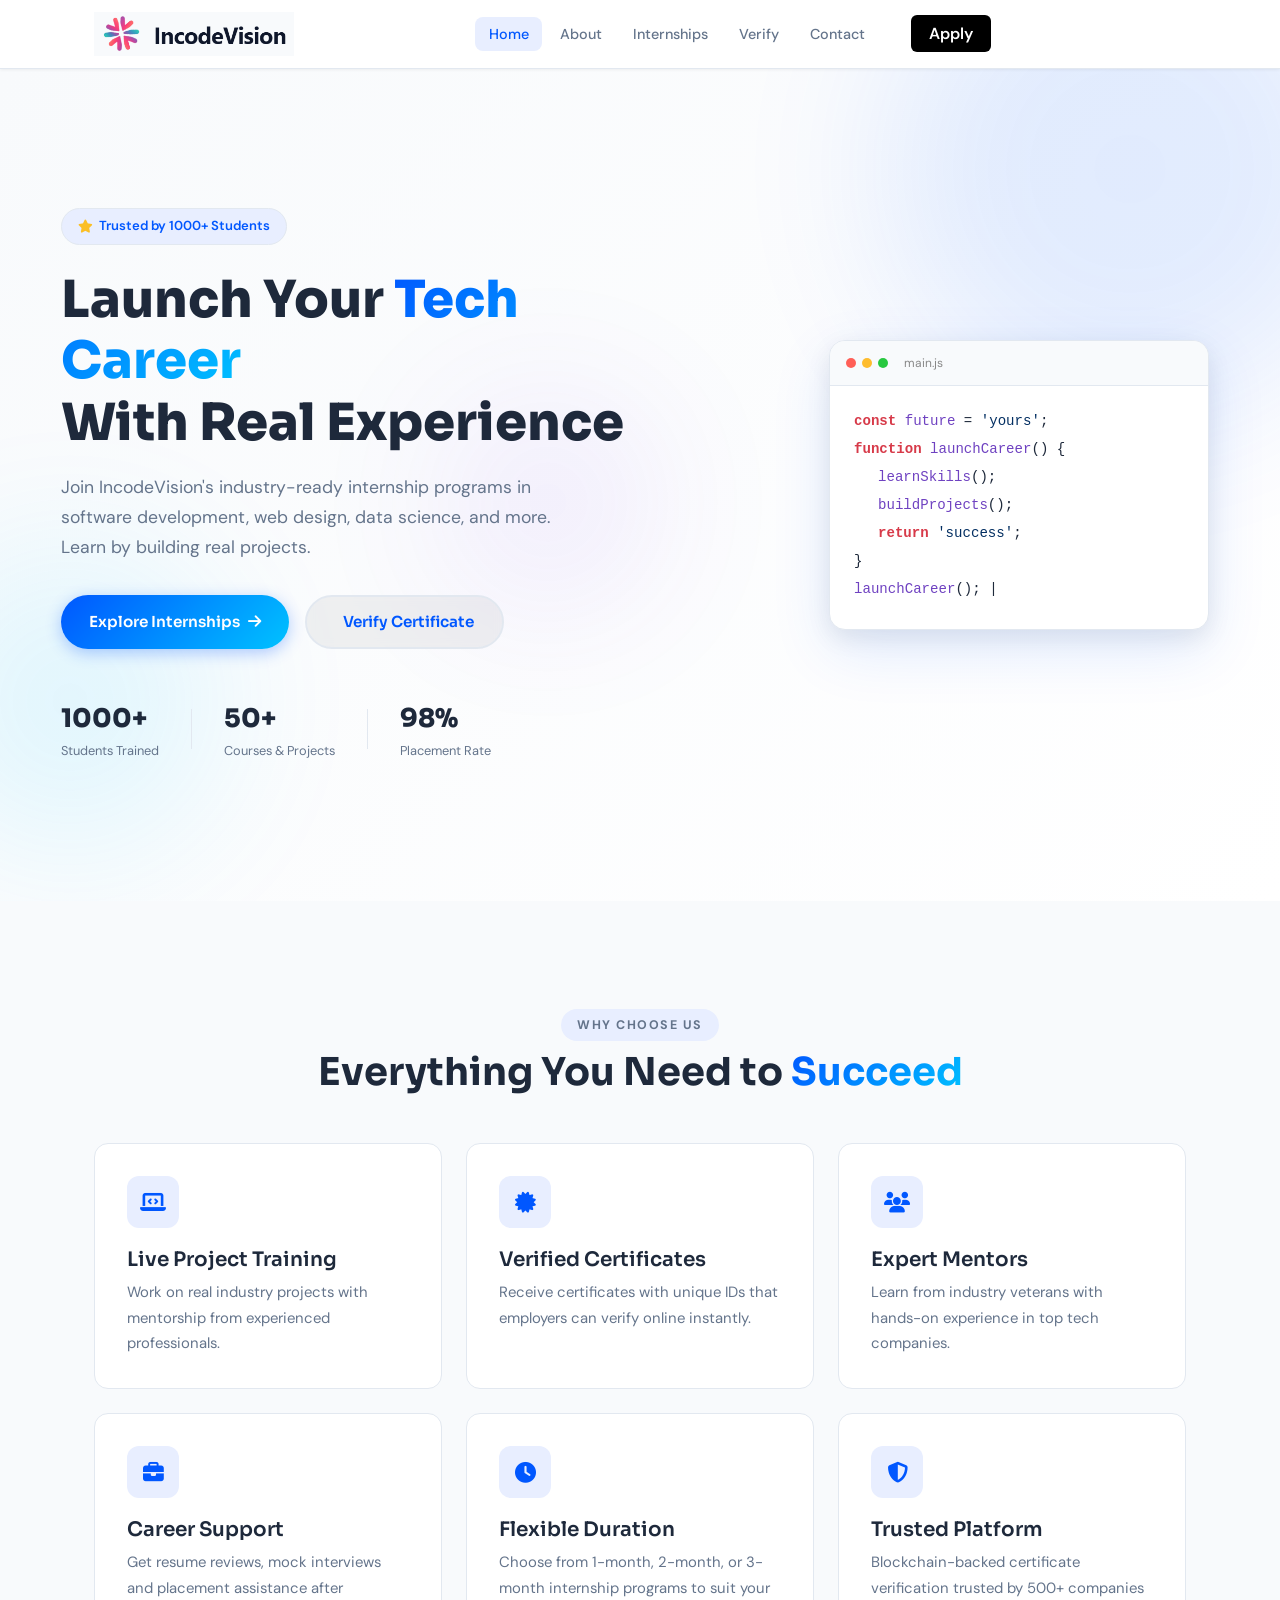
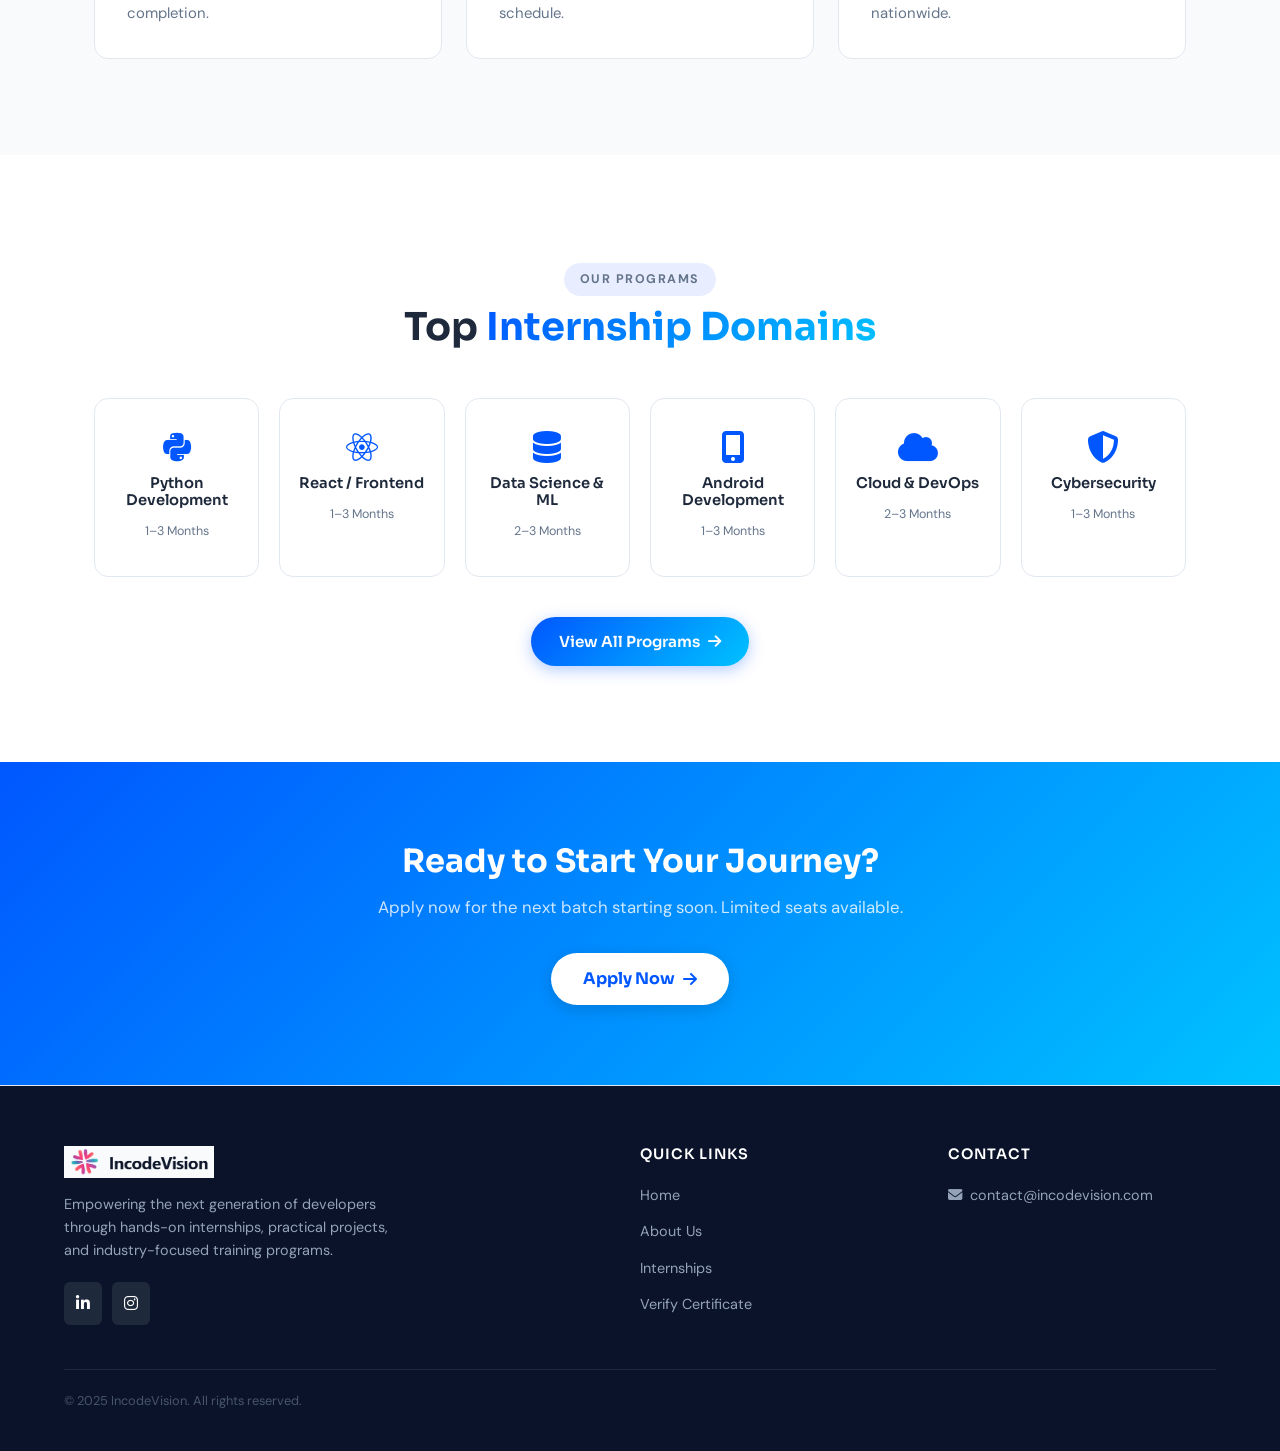
<file: incodevision-site/index.html>
<!DOCTYPE html>
<html lang="en">
<head>
  <meta charset="UTF-8" />
  <meta name="viewport" content="width=device-width, initial-scale=1.0"/>

  <title>IncodeVision - Software Training & Internships</title>

  <!-- ✅ Favicon -->
  <link rel="icon" type="image/png" href="images/logo.png">

  <!-- CSS -->
  <link rel="stylesheet" href="css/style.css" />

  <!-- Fonts -->
  <link href="https://fonts.googleapis.com/css2?family=Sora:wght@300;400;600;700;800&family=DM+Sans:wght@300;400;500;600&display=swap" rel="stylesheet"/>
  
  <!-- Icons -->
  <link rel="stylesheet" href="https://cdnjs.cloudflare.com/ajax/libs/font-awesome/6.5.0/css/all.min.css"/>
</head>
<body>

  <!-- NAVBAR -->
 <nav class="navbar">
  <div class="nav-container">
    <a href="index.html" class="nav-logo">
      <img src="images/logo1.png" alt="IncodeVision" style="width: 200px;">
      <span class="logo-text">IncodeVision</span>
    </a>

    <div class="nav-menu-wrapper">
      <ul class="nav-links">
  <li><a href="index.html" class="active">Home</a></li>
  <li><a href="about.html">About</a></li>
  <li><a href="internships.html">Internships</a></li>
  <li><a href="verify.html">Verify</a></li>
  <li><a href="contact.html">Contact</a></li>
</ul>
    </div>

    <div class="nav-action">
      <a href="https://docs.google.com/forms/d/e/1FAIpQLSc2dEgize7jvBvzToifJGO6LX6kTXSYK8UEjQz7DuTjuhGM4A/viewform" 
   class="btn-apply" 
   target="_blank" 
   rel="noopener noreferrer">
   Apply
</a>
    </div>

    <button class="hamburger" onclick="toggleMenu()"><i class="fas fa-bars"></i></button>
  </div>
</nav>

  <!-- HERO -->
  <section class="hero">
    <div class="hero-bg-shapes">
      <div class="shape s1"></div>
      <div class="shape s2"></div>
      <div class="shape s3"></div>
    </div>
    <div class="hero-content">
      <div class="hero-badge"><i class="fas fa-star"></i> Trusted by 1000+ Students</div>
      <h1>Launch Your <span class="gradient-text">Tech Career</span><br/>With Real Experience</h1>
      <p>Join IncodeVision's industry-ready internship programs in software development, web design, data science, and more. Learn by building real projects.</p>
      <div class="hero-buttons">
        <a href="internships.html" class="btn-primary">Explore Internships <i class="fas fa-arrow-right"></i></a>
        <a href="verify.html" class="btn-secondary"><i class="fas fa-shield-check"></i> Verify Certificate</a>
      </div>
      <div class="hero-stats">
        <div class="stat"><span class="stat-num">1000+</span><span class="stat-label">Students Trained</span></div>
        <div class="stat-divider"></div>
        <div class="stat"><span class="stat-num">50+</span><span class="stat-label">Courses & Projects</span></div>
        <div class="stat-divider"></div>
        <div class="stat"><span class="stat-num">98%</span><span class="stat-label">Placement Rate</span></div>
      </div>
    </div>
    <div class="hero-visual">
      <div class="code-card">
        <div class="code-header"><span class="dot red"></span><span class="dot yellow"></span><span class="dot green"></span><span style="margin-left:10px;font-size:12px;color:#888">main.js</span></div>
        <div class="code-body">
          <div class="code-line"><span class="kw">const</span> <span class="fn">future</span> = <span class="str">'yours'</span>;</div>
          <div class="code-line"><span class="kw">function</span> <span class="fn">launchCareer</span>() {</div>
          <div class="code-line pl"><span class="fn">learnSkills</span>();</div>
          <div class="code-line pl"><span class="fn">buildProjects</span>();</div>
          <div class="code-line pl"><span class="kw">return</span> <span class="str">'success'</span>;</div>
          <div class="code-line">}</div>
          <div class="code-line blink"><span class="fn">launchCareer</span>(); <span class="cursor">|</span></div>
        </div>
      </div>
    </div>
  </section>

  <!-- FEATURES -->
  <section class="features">
    <div class="container">
      <div class="section-header">
        <p class="section-tag">Why Choose Us</p>
        <h2>Everything You Need to <span class="gradient-text">Succeed</span></h2>
      </div>
      <div class="features-grid">
        <div class="feature-card">
          <div class="feature-icon"><i class="fas fa-laptop-code"></i></div>
          <h3>Live Project Training</h3>
          <p>Work on real industry projects with mentorship from experienced professionals.</p>
        </div>
        <div class="feature-card">
          <div class="feature-icon"><i class="fas fa-certificate"></i></div>
          <h3>Verified Certificates</h3>
          <p>Receive certificates with unique IDs that employers can verify online instantly.</p>
        </div>
        <div class="feature-card">
          <div class="feature-icon"><i class="fas fa-users"></i></div>
          <h3>Expert Mentors</h3>
          <p>Learn from industry veterans with hands-on experience in top tech companies.</p>
        </div>
        <div class="feature-card">
          <div class="feature-icon"><i class="fas fa-briefcase"></i></div>
          <h3>Career Support</h3>
          <p>Get resume reviews, mock interviews and placement assistance after completion.</p>
        </div>
        <div class="feature-card">
          <div class="feature-icon"><i class="fas fa-clock"></i></div>
          <h3>Flexible Duration</h3>
          <p>Choose from 1-month, 2-month, or 3-month internship programs to suit your schedule.</p>
        </div>
        <div class="feature-card">
          <div class="feature-icon"><i class="fas fa-shield-alt"></i></div>
          <h3>Trusted Platform</h3>
          <p>Blockchain-backed certificate verification trusted by 500+ companies nationwide.</p>
        </div>
      </div>
    </div>
  </section>

  <!-- DOMAINS -->
  <section class="domains">
    <div class="container">
      <div class="section-header">
        <p class="section-tag">Our Programs</p>
        <h2>Top <span class="gradient-text">Internship Domains</span></h2>
      </div>
      <div class="domains-grid">
        <div class="domain-card">
          <i class="fab fa-python"></i>
          <h4>Python Development</h4>
          <span>1–3 Months</span>
        </div>
        <div class="domain-card">
          <i class="fab fa-react"></i>
          <h4>React / Frontend</h4>
          <span>1–3 Months</span>
        </div>
        <div class="domain-card">
          <i class="fas fa-database"></i>
          <h4>Data Science & ML</h4>
          <span>2–3 Months</span>
        </div>
        <div class="domain-card">
          <i class="fas fa-mobile-alt"></i>
          <h4>Android Development</h4>
          <span>1–3 Months</span>
        </div>
        <div class="domain-card">
          <i class="fas fa-cloud"></i>
          <h4>Cloud & DevOps</h4>
          <span>2–3 Months</span>
        </div>
        <div class="domain-card">
          <i class="fas fa-shield-alt"></i>
          <h4>Cybersecurity</h4>
          <span>1–3 Months</span>
        </div>
      </div>
      <div style="text-align:center;margin-top:2.5rem">
        <a href="internships.html" class="btn-primary">View All Programs <i class="fas fa-arrow-right"></i></a>
      </div>
    </div>
  </section>

  <!-- CTA BANNER -->
  <section class="cta-banner">
    <div class="container">
      <h2>Ready to Start Your Journey?</h2>
      <p>Apply now for the next batch starting soon. Limited seats available.</p>
      <a href="https://docs.google.com/forms/d/e/1FAIpQLSc2dEgize7jvBvzToifJGO6LX6kTXSYK8UEjQz7DuTjuhGM4A/viewform?pli=1" target="_blank" class="btn-white">Apply Now <i class="fas fa-arrow-right"></i></a>
    </div>
  </section>

  <!-- FOOTER -->
  <style>
  .footer {
    background-color: #0b132b; /* Dark navy background */
    color: #ffffff;
    padding: 60px 5% 20px;
    font-family: 'DM Sans', sans-serif;
  }
  .footer-container {
    display: grid;
    grid-template-columns: 2fr 1fr 1fr;
    gap: 40px;
    max-width: 1200px;
    margin: 0 auto;
  }
  .footer-brand img { width: 150px; margin-bottom: 15px; }
  .footer-brand p { color: #94a3b8; line-height: 1.6; font-size: 0.9rem; max-width: 350px; }
  .social-icons { margin-top: 20px; display: flex; gap: 10px; }
  .social-icons a { color: white; background: #1e293b; padding: 8px 12px; border-radius: 6px; text-decoration: none; }
  
  .footer-links h4, .footer-contact h4 { font-size: 0.9rem; letter-spacing: 1px; margin-bottom: 20px; color: #ffffff; }
  .footer-links ul { list-style: none; padding: 0; }
  .footer-links li { margin-bottom: 12px; color: #94a3b8; font-size: 0.9rem; cursor: pointer; }
  
  .footer-contact p { color: #94a3b8; font-size: 0.9rem; display: flex; align-items: center; gap: 8px; }
  
  .footer-bottom { 
    border-top: 1px solid #1e293b; 
    margin-top: 40px; 
    padding-top: 20px; 
    text-align: left; 
    font-size: 0.8rem; 
    color: #475569;
    max-width: 1200px;
    margin: 40px auto 0;
  }
</style>

<footer class="footer">
  <div class="footer-container">
    <div class="footer-brand">
      <img src="images/logo1.png" alt="IncodeVision">
      <p>Empowering the next generation of developers through hands-on internships, practical projects, and industry-focused training programs.</p>
      <div class="social-icons">
        <a href="#"><i class="fab fa-linkedin-in"></i></a>
        <a href="#"><i class="fab fa-instagram"></i></a>
      </div>
    </div>

    <div class="footer-links">
      <h4>QUICK LINKS</h4>
      <ul>
        <li>Home</li>
        <li>About Us</li>
        <li>Internships</li>
        <li>Verify Certificate</li>
      </ul>
    </div>

    <div class="footer-contact">
      <h4>CONTACT</h4>
      <p><i class="fas fa-envelope"></i> contact@incodevision.com</p>
    </div>
  </div>

  <div class="footer-bottom">
    © 2025 IncodeVision. All rights reserved.
  </div>
</footer>

  <script src="js/main.js"></script>
</body>
</html>
</file>
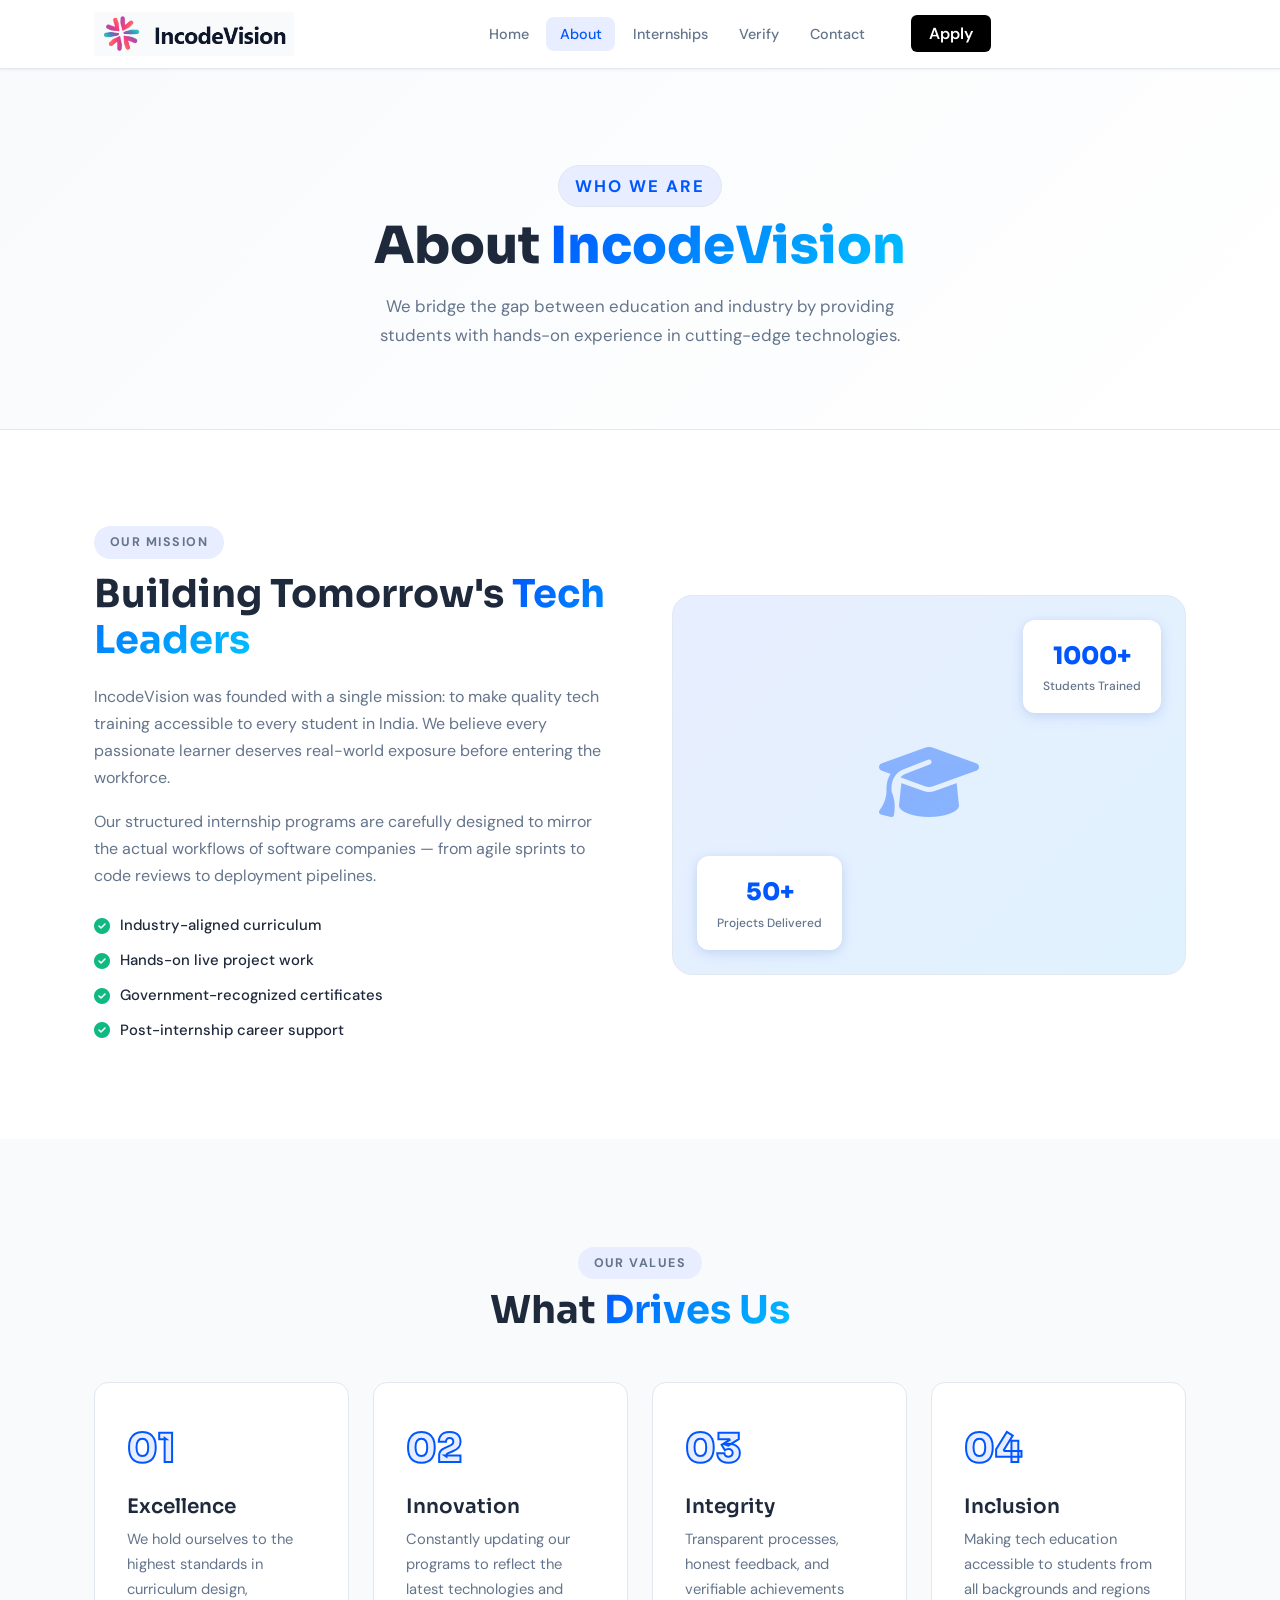
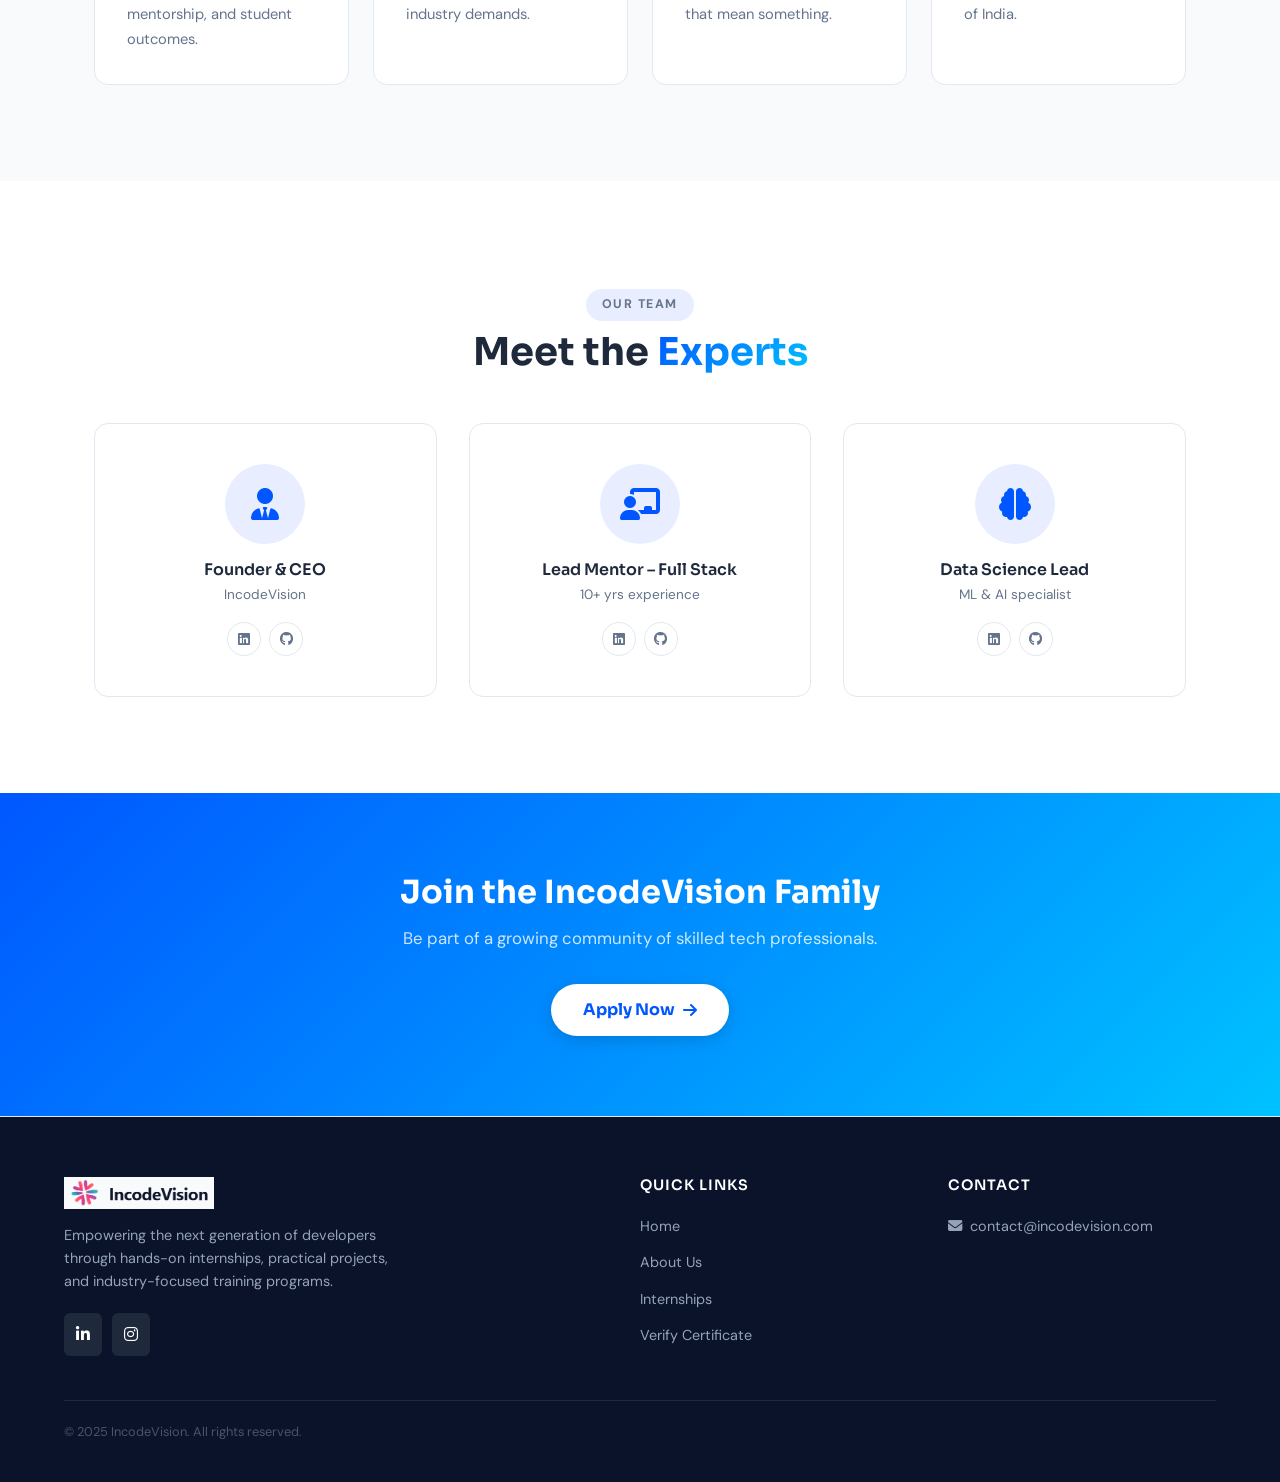
<file: incodevision-site/about.html>
<!DOCTYPE html>
<html lang="en">
<head>
  <meta charset="UTF-8" />
  <meta name="viewport" content="width=device-width, initial-scale=1.0"/>

  <title>IncodeVision - Software Training & Internships</title>

  <!-- ✅ Favicon -->
  <link rel="icon" type="image/png" href="images/logo.png">

  <!-- CSS -->
  <link rel="stylesheet" href="css/style.css" />

  <!-- Fonts -->
  <link href="https://fonts.googleapis.com/css2?family=Sora:wght@300;400;600;700;800&family=DM+Sans:wght@300;400;500;600&display=swap" rel="stylesheet"/>
  
  <!-- Icons -->
  <link rel="stylesheet" href="https://cdnjs.cloudflare.com/ajax/libs/font-awesome/6.5.0/css/all.min.css"/>
</head>
<body>

<nav class="navbar">
  <div class="nav-container">
    <a href="index.html" class="nav-logo">
      <img src="images/logo1.png" alt="IncodeVision" style="width: 200px;">
      <span class="logo-text">IncodeVision</span>
    </a>

    <div class="nav-menu-wrapper">
      <ul class="nav-links">
  <li><a href="index.html">Home</a></li>
  <li><a href="about.html" class="active">About</a></li>
  <li><a href="internships.html">Internships</a></li>
  <li><a href="verify.html">Verify</a></li>
  <li><a href="contact.html">Contact</a></li>
</ul>
    </div>

    <div class="nav-action">
      <a href="https://docs.google.com/forms/d/e/1FAIpQLSc2dEgize7jvBvzToifJGO6LX6kTXSYK8UEjQz7DuTjuhGM4A/viewform" 
   class="btn-apply" 
   target="_blank" 
   rel="noopener noreferrer">
   Apply
</a>
    </div>

    <button class="hamburger" onclick="toggleMenu()"><i class="fas fa-bars"></i></button>
  </div>
</nav>

  <!-- PAGE HERO -->
  <section class="page-hero">
    <div class="container">
      <p class="section-tag">Who We Are</p>
      <h1>About <span class="gradient-text">IncodeVision</span></h1>
      <p>We bridge the gap between education and industry by providing students with hands-on experience in cutting-edge technologies.</p>
    </div>
  </section>

  <!-- MISSION -->
  <section class="about-mission">
    <div class="container two-col">
      <div class="about-text">
        <p class="section-tag">Our Mission</p>
        <h2>Building Tomorrow's <span class="gradient-text">Tech Leaders</span></h2>
        <p>IncodeVision was founded with a single mission: to make quality tech training accessible to every student in India. We believe every passionate learner deserves real-world exposure before entering the workforce.</p>
        <p>Our structured internship programs are carefully designed to mirror the actual workflows of software companies — from agile sprints to code reviews to deployment pipelines.</p>
        <div class="about-checks">
          <div class="check-item"><i class="fas fa-check-circle"></i> Industry-aligned curriculum</div>
          <div class="check-item"><i class="fas fa-check-circle"></i> Hands-on live project work</div>
          <div class="check-item"><i class="fas fa-check-circle"></i> Government-recognized certificates</div>
          <div class="check-item"><i class="fas fa-check-circle"></i> Post-internship career support</div>
        </div>
      </div>
      <div class="about-image-block">
        <div class="about-img-card">
          <div class="img-stat-overlay top-right">
            <span class="big-num">1000+</span>
            <span>Students Trained</span>
          </div>
          <div class="img-stat-overlay bottom-left">
            <span class="big-num">50+</span>
            <span>Projects Delivered</span>
          </div>
          <div class="img-placeholder">
            <i class="fas fa-graduation-cap"></i>
          </div>
        </div>
      </div>
    </div>
  </section>

  <!-- VALUES -->
  <section class="values-section">
    <div class="container">
      <div class="section-header">
        <p class="section-tag">Our Values</p>
        <h2>What <span class="gradient-text">Drives Us</span></h2>
      </div>
      <div class="values-grid">
        <div class="value-card">
          <div class="value-num">01</div>
          <h3>Excellence</h3>
          <p>We hold ourselves to the highest standards in curriculum design, mentorship, and student outcomes.</p>
        </div>
        <div class="value-card">
          <div class="value-num">02</div>
          <h3>Innovation</h3>
          <p>Constantly updating our programs to reflect the latest technologies and industry demands.</p>
        </div>
        <div class="value-card">
          <div class="value-num">03</div>
          <h3>Integrity</h3>
          <p>Transparent processes, honest feedback, and verifiable achievements that mean something.</p>
        </div>
        <div class="value-card">
          <div class="value-num">04</div>
          <h3>Inclusion</h3>
          <p>Making tech education accessible to students from all backgrounds and regions of India.</p>
        </div>
      </div>
    </div>
  </section>

  <!-- TEAM -->
  <section class="team-section">
    <div class="container">
      <div class="section-header">
        <p class="section-tag">Our Team</p>
        <h2>Meet the <span class="gradient-text">Experts</span></h2>
      </div>
      <div class="team-grid">
        <div class="team-card">
          <div class="team-avatar"><i class="fas fa-user-tie"></i></div>
          <h4>Founder & CEO</h4>
          <p>IncodeVision</p>
          <div class="team-socials">
            <a href="#"><i class="fab fa-linkedin"></i></a>
            <a href="#"><i class="fab fa-github"></i></a>
          </div>
        </div>
        <div class="team-card">
          <div class="team-avatar"><i class="fas fa-chalkboard-teacher"></i></div>
          <h4>Lead Mentor – Full Stack</h4>
          <p>10+ yrs experience</p>
          <div class="team-socials">
            <a href="#"><i class="fab fa-linkedin"></i></a>
            <a href="#"><i class="fab fa-github"></i></a>
          </div>
        </div>
        <div class="team-card">
          <div class="team-avatar"><i class="fas fa-brain"></i></div>
          <h4>Data Science Lead</h4>
          <p>ML & AI specialist</p>
          <div class="team-socials">
            <a href="#"><i class="fab fa-linkedin"></i></a>
            <a href="#"><i class="fab fa-github"></i></a>
          </div>
        </div>
      </div>
    </div>
  </section>

  <!-- CTA BANNER -->
  <section class="cta-banner">
    <div class="container">
      <h2>Join the IncodeVision Family</h2>
      <p>Be part of a growing community of skilled tech professionals.</p>
      <a href="https://docs.google.com/forms/d/e/1FAIpQLSc2dEgize7jvBvzToifJGO6LX6kTXSYK8UEjQz7DuTjuhGM4A/viewform?pli=1" target="_blank" class="btn-white">Apply Now <i class="fas fa-arrow-right"></i></a>
    </div>
  </section>

   <style>
  .footer {
    background-color: #0b132b; /* Dark navy background */
    color: #ffffff;
    padding: 60px 5% 20px;
    font-family: 'DM Sans', sans-serif;
  }
  .footer-container {
    display: grid;
    grid-template-columns: 2fr 1fr 1fr;
    gap: 40px;
    max-width: 1200px;
    margin: 0 auto;
  }
  .footer-brand img { width: 150px; margin-bottom: 15px; }
  .footer-brand p { color: #94a3b8; line-height: 1.6; font-size: 0.9rem; max-width: 350px; }
  .social-icons { margin-top: 20px; display: flex; gap: 10px; }
  .social-icons a { color: white; background: #1e293b; padding: 8px 12px; border-radius: 6px; text-decoration: none; }
  
  .footer-links h4, .footer-contact h4 { font-size: 0.9rem; letter-spacing: 1px; margin-bottom: 20px; color: #ffffff; }
  .footer-links ul { list-style: none; padding: 0; }
  .footer-links li { margin-bottom: 12px; color: #94a3b8; font-size: 0.9rem; cursor: pointer; }
  
  .footer-contact p { color: #94a3b8; font-size: 0.9rem; display: flex; align-items: center; gap: 8px; }
  
  .footer-bottom { 
    border-top: 1px solid #1e293b; 
    margin-top: 40px; 
    padding-top: 20px; 
    text-align: left; 
    font-size: 0.8rem; 
    color: #475569;
    max-width: 1200px;
    margin: 40px auto 0;
  }
</style>

<footer class="footer">
  <div class="footer-container">
    <div class="footer-brand">
      <img src="images/logo1.png" alt="IncodeVision">
      <p>Empowering the next generation of developers through hands-on internships, practical projects, and industry-focused training programs.</p>
      <div class="social-icons">
        <a href="#"><i class="fab fa-linkedin-in"></i></a>
        <a href="#"><i class="fab fa-instagram"></i></a>
      </div>
    </div>

    <div class="footer-links">
      <h4>QUICK LINKS</h4>
      <ul>
        <li>Home</li>
        <li>About Us</li>
        <li>Internships</li>
        <li>Verify Certificate</li>
      </ul>
    </div>

    <div class="footer-contact">
      <h4>CONTACT</h4>
      <p><i class="fas fa-envelope"></i> contact@incodevision.com</p>
    </div>
  </div>

  <div class="footer-bottom">
    © 2025 IncodeVision. All rights reserved.
  </div>
</footer>

  <script src="js/main.js"></script>
</body>
</html>
</file>
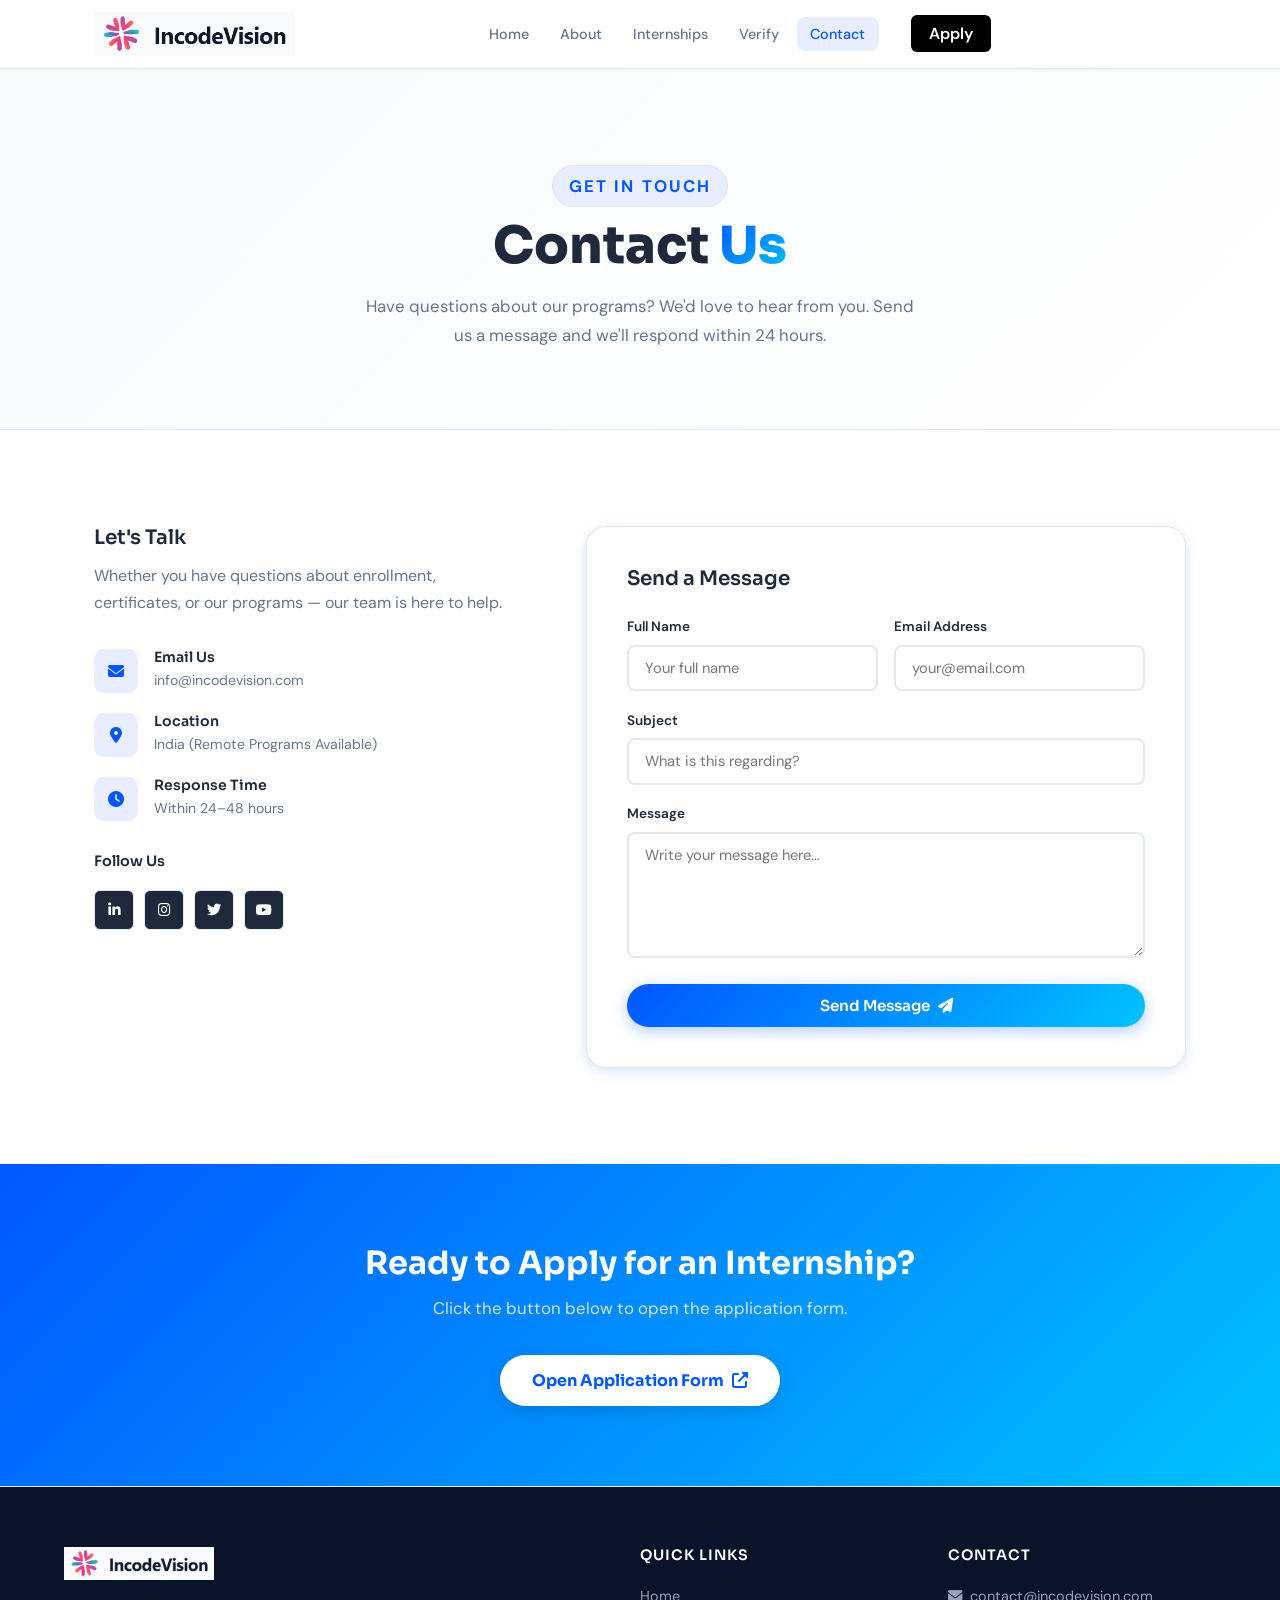
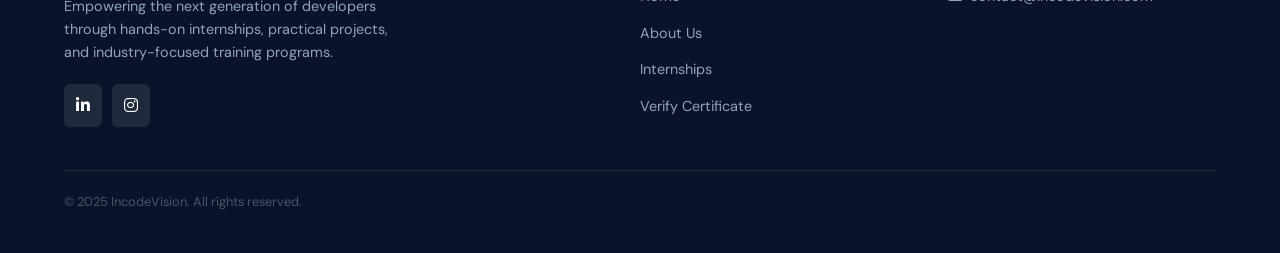
<file: incodevision-site/contact.html>
<!DOCTYPE html>
<html lang="en">
<head>
  <meta charset="UTF-8" />
  <meta name="viewport" content="width=device-width, initial-scale=1.0"/>

  <title>IncodeVision - Software Training & Internships</title>

  <!-- ✅ Favicon -->
  <link rel="icon" type="image/png" href="images/logo.png">

  <!-- CSS -->
  <link rel="stylesheet" href="css/style.css" />

  <!-- Fonts -->
  <link href="https://fonts.googleapis.com/css2?family=Sora:wght@300;400;600;700;800&family=DM+Sans:wght@300;400;500;600&display=swap" rel="stylesheet"/>
  
  <!-- Icons -->
  <link rel="stylesheet" href="https://cdnjs.cloudflare.com/ajax/libs/font-awesome/6.5.0/css/all.min.css"/>
</head>
<body>

 <nav class="navbar">
  <div class="nav-container">
    <a href="index.html" class="nav-logo">
      <img src="images/logo1.png" alt="IncodeVision" style="width: 200px;">
      <span class="logo-text">IncodeVision</span>
    </a>

    <div class="nav-menu-wrapper">
      <ul class="nav-links">
  <li><a href="index.html">Home</a></li>
  <li><a href="about.html">About</a></li>
  <li><a href="internships.html">Internships</a></li>
  <li><a href="verify.html">Verify</a></li>
  <li><a href="contact.html" class="active">Contact</a></li>
</ul>
    </div>

    <div class="nav-action">
      <a href="https://docs.google.com/forms/d/e/1FAIpQLSc2dEgize7jvBvzToifJGO6LX6kTXSYK8UEjQz7DuTjuhGM4A/viewform" 
   class="btn-apply" 
   target="_blank" 
   rel="noopener noreferrer">
   Apply
</a>
    </div>

    <button class="hamburger" onclick="toggleMenu()"><i class="fas fa-bars"></i></button>
  </div>
</nav>

  <!-- PAGE HERO -->
  <section class="page-hero">
    <div class="container">
      <p class="section-tag">Get In Touch</p>
      <h1>Contact <span class="gradient-text">Us</span></h1>
      <p>Have questions about our programs? We'd love to hear from you. Send us a message and we'll respond within 24 hours.</p>
    </div>
  </section>

  <!-- CONTACT SECTION -->
  <section class="contact-section">
    <div class="container contact-grid">

      <!-- INFO -->
      <div class="contact-info">
        <h3>Let's Talk</h3>
        <p>Whether you have questions about enrollment, certificates, or our programs — our team is here to help.</p>

        <div class="contact-items">
          <div class="contact-item">
            <div class="contact-item-icon"><i class="fas fa-envelope"></i></div>
            <div>
              <h4>Email Us</h4>
              <p>info@incodevision.com</p>
            </div>
          </div>
          <div class="contact-item">
            <div class="contact-item-icon"><i class="fas fa-map-marker-alt"></i></div>
            <div>
              <h4>Location</h4>
              <p>India (Remote Programs Available)</p>
            </div>
          </div>
          <div class="contact-item">
            <div class="contact-item-icon"><i class="fas fa-clock"></i></div>
            <div>
              <h4>Response Time</h4>
              <p>Within 24–48 hours</p>
            </div>
          </div>
        </div>

        <div class="social-links">
          <h4>Follow Us</h4>
          <div class="social-icons">
            <a href="#" class="social-btn"><i class="fab fa-linkedin-in"></i></a>
            <a href="#" class="social-btn"><i class="fab fa-instagram"></i></a>
            <a href="#" class="social-btn"><i class="fab fa-twitter"></i></a>
            <a href="#" class="social-btn"><i class="fab fa-youtube"></i></a>
          </div>
        </div>
      </div>

      <!-- FORM -->
      <div class="contact-form-box">
        <h3>Send a Message</h3>
        <div class="contact-form">
          <div class="form-row">
            <div class="form-group">
              <label>Full Name</label>
              <input type="text" placeholder="Your full name" />
            </div>
            <div class="form-group">
              <label>Email Address</label>
              <input type="email" placeholder="your@email.com" />
            </div>
          </div>
          <div class="form-group">
            <label>Subject</label>
            <input type="text" placeholder="What is this regarding?" />
          </div>
          <div class="form-group">
            <label>Message</label>
            <textarea rows="5" placeholder="Write your message here..."></textarea>
          </div>
          <button class="btn-primary full-width" onclick="submitForm()">
            Send Message <i class="fas fa-paper-plane"></i>
          </button>
          <div id="formSuccess" style="display:none" class="form-success">
            <i class="fas fa-check-circle"></i> Message sent! We'll get back to you within 24 hours.
          </div>
        </div>
      </div>

    </div>
  </section>

  <!-- APPLY BANNER -->
  <section class="cta-banner">
    <div class="container">
      <h2>Ready to Apply for an Internship?</h2>
      <p>Click the button below to open the application form.</p>
      <a href="https://docs.google.com/forms/d/e/1FAIpQLSc2dEgize7jvBvzToifJGO6LX6kTXSYK8UEjQz7DuTjuhGM4A/viewform?pli=1" target="_blank" class="btn-white">Open Application Form <i class="fas fa-external-link-alt"></i></a>
    </div>
  </section>

  <style>
  .footer {
    background-color: #0b132b; /* Dark navy background */
    color: #ffffff;
    padding: 60px 5% 20px;
    font-family: 'DM Sans', sans-serif;
  }
  .footer-container {
    display: grid;
    grid-template-columns: 2fr 1fr 1fr;
    gap: 40px;
    max-width: 1200px;
    margin: 0 auto;
  }
  .footer-brand img { width: 150px; margin-bottom: 15px; }
  .footer-brand p { color: #94a3b8; line-height: 1.6; font-size: 0.9rem; max-width: 350px; }
  .social-icons { margin-top: 20px; display: flex; gap: 10px; }
  .social-icons a { color: white; background: #1e293b; padding: 8px 12px; border-radius: 6px; text-decoration: none; }
  
  .footer-links h4, .footer-contact h4 { font-size: 0.9rem; letter-spacing: 1px; margin-bottom: 20px; color: #ffffff; }
  .footer-links ul { list-style: none; padding: 0; }
  .footer-links li { margin-bottom: 12px; color: #94a3b8; font-size: 0.9rem; cursor: pointer; }
  
  .footer-contact p { color: #94a3b8; font-size: 0.9rem; display: flex; align-items: center; gap: 8px; }
  
  .footer-bottom { 
    border-top: 1px solid #1e293b; 
    margin-top: 40px; 
    padding-top: 20px; 
    text-align: left; 
    font-size: 0.8rem; 
    color: #475569;
    max-width: 1200px;
    margin: 40px auto 0;
  }
</style>

<footer class="footer">
  <div class="footer-container">
    <div class="footer-brand">
      <img src="images/logo1.png" alt="IncodeVision">
      <p>Empowering the next generation of developers through hands-on internships, practical projects, and industry-focused training programs.</p>
      <div class="social-icons">
        <a href="#"><i class="fab fa-linkedin-in"></i></a>
        <a href="#"><i class="fab fa-instagram"></i></a>
      </div>
    </div>

    <div class="footer-links">
      <h4>QUICK LINKS</h4>
      <ul>
        <li>Home</li>
        <li>About Us</li>
        <li>Internships</li>
        <li>Verify Certificate</li>
      </ul>
    </div>

    <div class="footer-contact">
      <h4>CONTACT</h4>
      <p><i class="fas fa-envelope"></i> contact@incodevision.com</p>
    </div>
  </div>

  <div class="footer-bottom">
    © 2025 IncodeVision. All rights reserved.
  </div>
</footer>

  <script src="js/main.js"></script>
  <script>
    function submitForm() {
      document.getElementById('formSuccess').style.display = 'block';
    }
  </script>
</body>
</html>
</file>
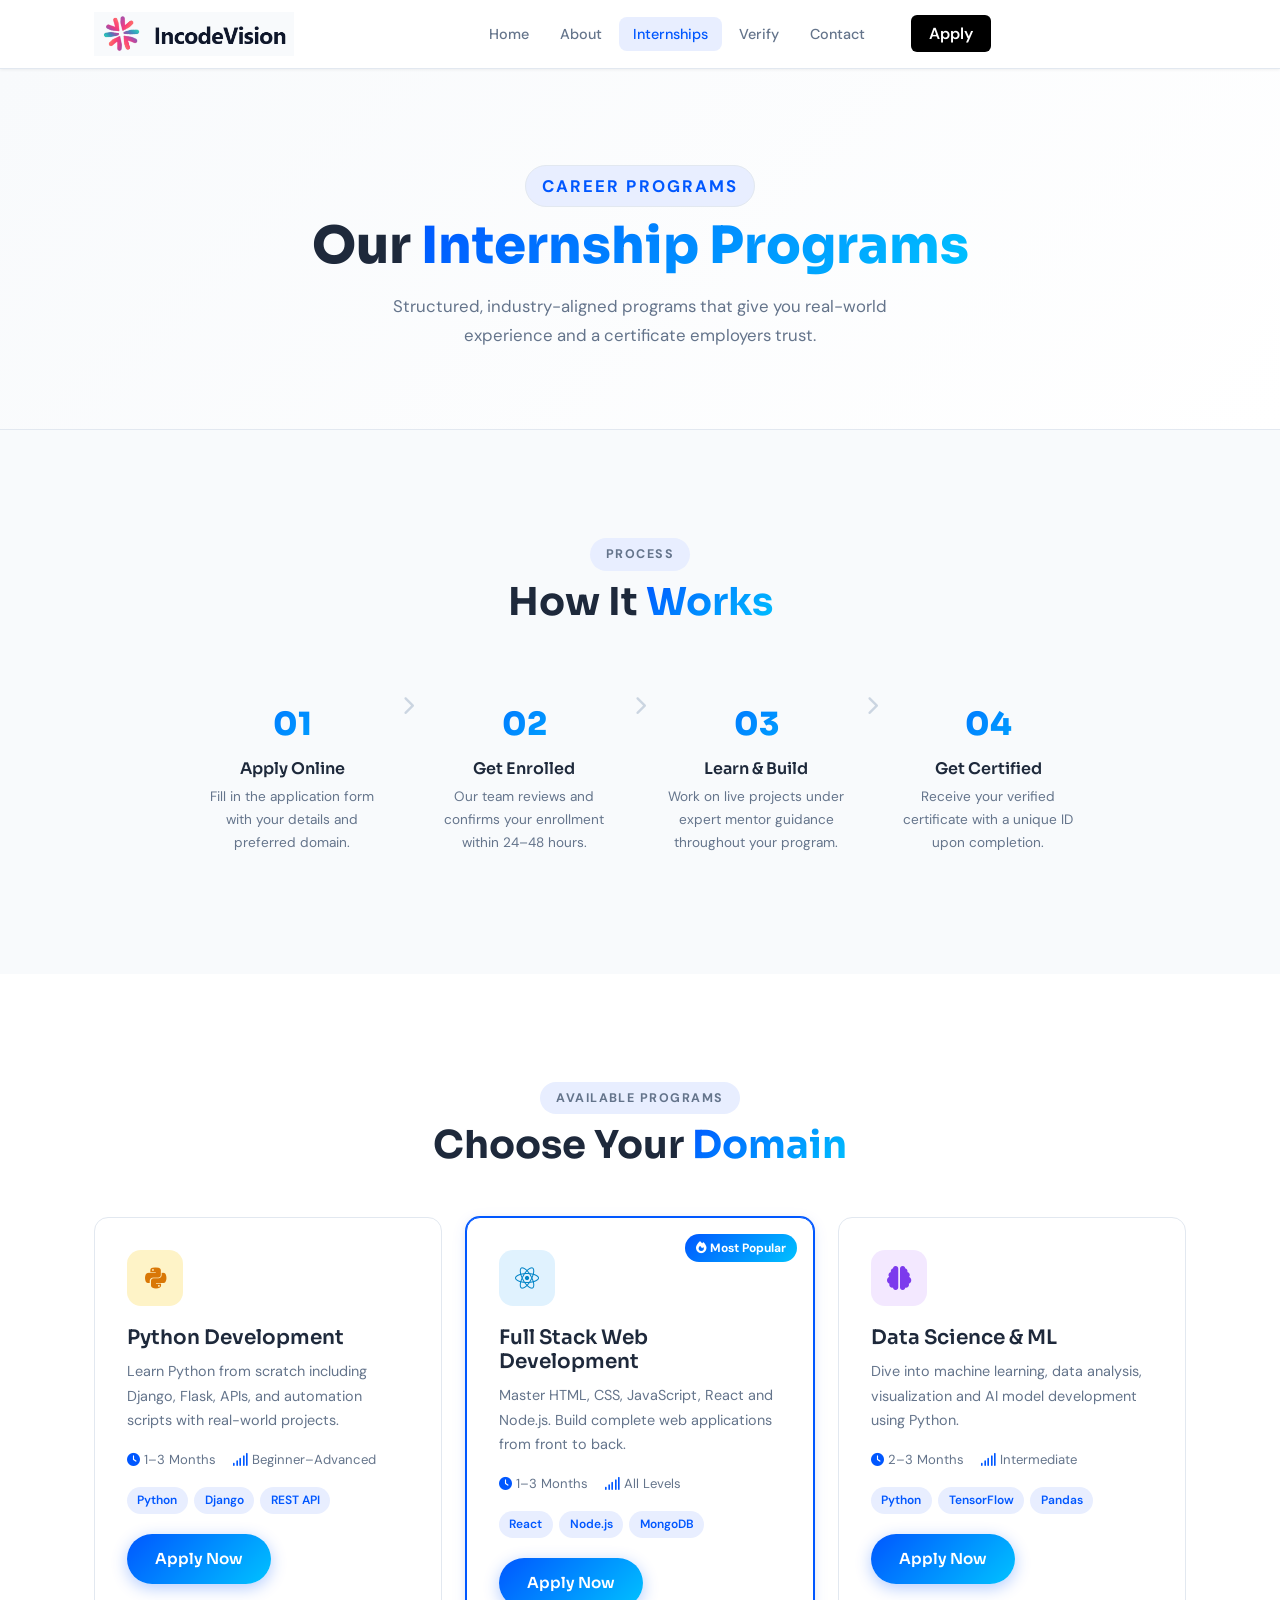
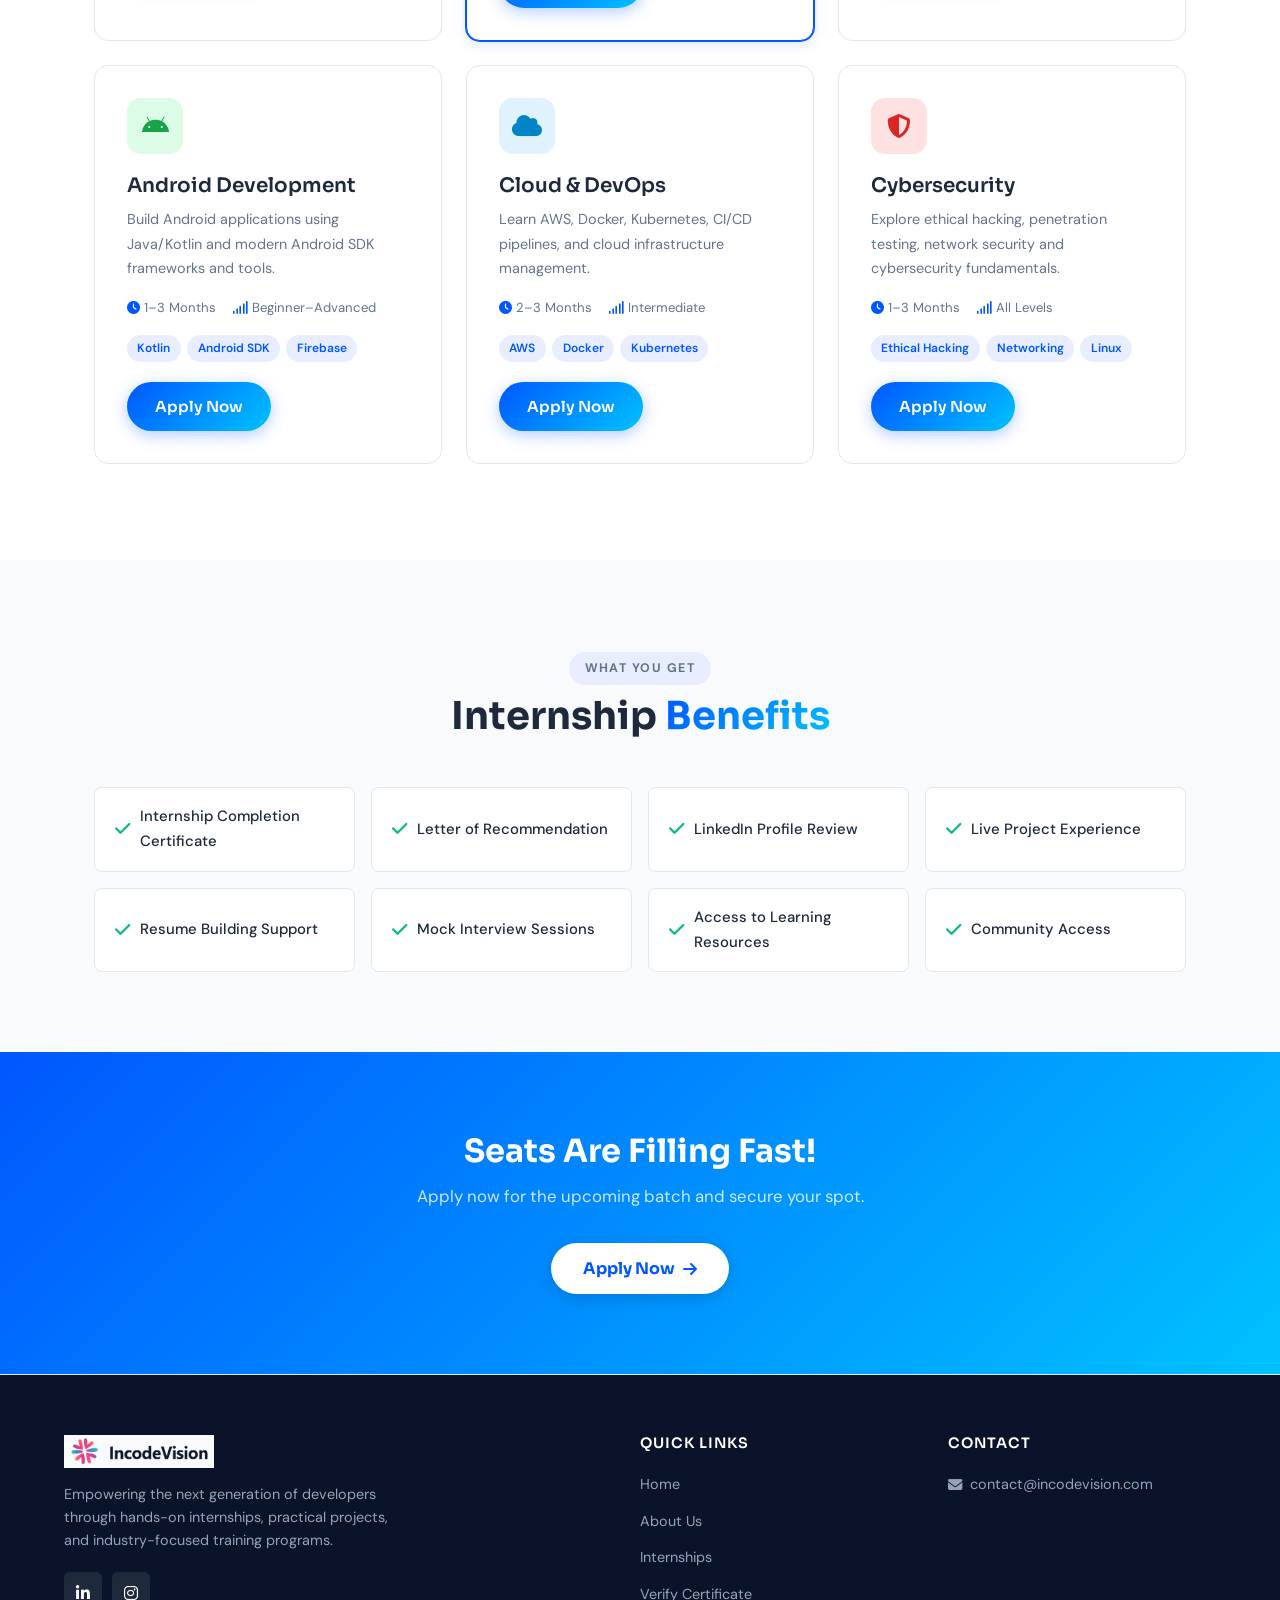
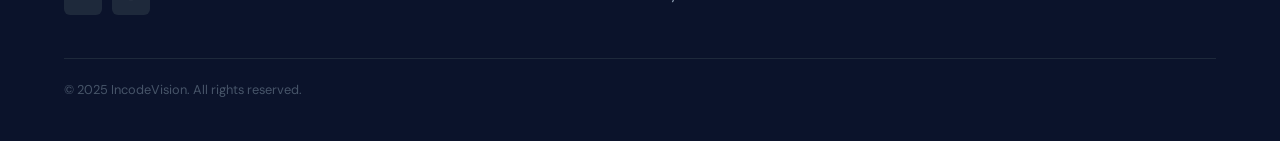
<file: incodevision-site/internships.html>
<!DOCTYPE html>
<html lang="en">
<head>
  <meta charset="UTF-8" />
  <meta name="viewport" content="width=device-width, initial-scale=1.0"/>

  <title>IncodeVision - Software Training & Internships</title>

  <!-- ✅ Favicon -->
  <link rel="icon" type="image/png" href="images/logo.png">

  <!-- CSS -->
  <link rel="stylesheet" href="css/style.css" />

  <!-- Fonts -->
  <link href="https://fonts.googleapis.com/css2?family=Sora:wght@300;400;600;700;800&family=DM+Sans:wght@300;400;500;600&display=swap" rel="stylesheet"/>
  
  <!-- Icons -->
  <link rel="stylesheet" href="https://cdnjs.cloudflare.com/ajax/libs/font-awesome/6.5.0/css/all.min.css"/>
</head>
<body>

 <nav class="navbar">
  <div class="nav-container">
    <a href="index.html" class="nav-logo">
      <img src="images/logo1.png" alt="IncodeVision" style="width: 200px;">
      <span class="logo-text">IncodeVision</span>
    </a>

    <div class="nav-menu-wrapper">
     <ul class="nav-links">
  <li><a href="index.html">Home</a></li>
  <li><a href="about.html">About</a></li>
  <li><a href="internships.html" class="active">Internships</a></li>
  <li><a href="verify.html">Verify</a></li>
  <li><a href="contact.html">Contact</a></li>
</ul>
    </div>

    <div class="nav-action">
      <a href="https://docs.google.com/forms/d/e/1FAIpQLSc2dEgize7jvBvzToifJGO6LX6kTXSYK8UEjQz7DuTjuhGM4A/viewform" 
   class="btn-apply" 
   target="_blank" 
   rel="noopener noreferrer">
   Apply
</a>
    </div>

    <button class="hamburger" onclick="toggleMenu()"><i class="fas fa-bars"></i></button>
  </div>
</nav>

  <!-- PAGE HERO -->
  <section class="page-hero">
    <div class="container">
      <p class="section-tag">Career Programs</p>
      <h1>Our <span class="gradient-text">Internship Programs</span></h1>
      <p>Structured, industry-aligned programs that give you real-world experience and a certificate employers trust.</p>
    </div>
  </section>

  <!-- HOW IT WORKS -->
  <section class="how-it-works">
    <div class="container">
      <div class="section-header">
        <p class="section-tag">Process</p>
        <h2>How It <span class="gradient-text">Works</span></h2>
      </div>
      <div class="steps-grid">
        <div class="step-card">
          <div class="step-num">01</div>
          <h3>Apply Online</h3>
          <p>Fill in the application form with your details and preferred domain.</p>
        </div>
        <div class="step-arrow"><i class="fas fa-chevron-right"></i></div>
        <div class="step-card">
          <div class="step-num">02</div>
          <h3>Get Enrolled</h3>
          <p>Our team reviews and confirms your enrollment within 24–48 hours.</p>
        </div>
        <div class="step-arrow"><i class="fas fa-chevron-right"></i></div>
        <div class="step-card">
          <div class="step-num">03</div>
          <h3>Learn & Build</h3>
          <p>Work on live projects under expert mentor guidance throughout your program.</p>
        </div>
        <div class="step-arrow"><i class="fas fa-chevron-right"></i></div>
        <div class="step-card">
          <div class="step-num">04</div>
          <h3>Get Certified</h3>
          <p>Receive your verified certificate with a unique ID upon completion.</p>
        </div>
      </div>
    </div>
  </section>

  <!-- PROGRAM CARDS -->
  <section class="programs-section">
    <div class="container">
      <div class="section-header">
        <p class="section-tag">Available Programs</p>
        <h2>Choose Your <span class="gradient-text">Domain</span></h2>
      </div>
      <div class="programs-grid">

        <div class="program-card">
          <div class="program-icon python"><i class="fab fa-python"></i></div>
          <div class="program-content">
            <h3>Python Development</h3>
            <p>Learn Python from scratch including Django, Flask, APIs, and automation scripts with real-world projects.</p>
            <div class="program-meta">
              <span><i class="fas fa-clock"></i> 1–3 Months</span>
              <span><i class="fas fa-signal"></i> Beginner–Advanced</span>
            </div>
            <div class="program-tags">
              <span>Python</span><span>Django</span><span>REST API</span>
            </div>
            <a href="https://docs.google.com/forms/d/e/1FAIpQLSc2dEgize7jvBvzToifJGO6LX6kTXSYK8UEjQz7DuTjuhGM4A/viewform?pli=1" target="_blank" class="btn-primary">Apply Now</a>
          </div>
        </div>

        <div class="program-card featured">
          <div class="featured-badge"><i class="fas fa-fire"></i> Most Popular</div>
          <div class="program-icon react"><i class="fab fa-react"></i></div>
          <div class="program-content">
            <h3>Full Stack Web Development</h3>
            <p>Master HTML, CSS, JavaScript, React and Node.js. Build complete web applications from front to back.</p>
            <div class="program-meta">
              <span><i class="fas fa-clock"></i> 1–3 Months</span>
              <span><i class="fas fa-signal"></i> All Levels</span>
            </div>
            <div class="program-tags">
              <span>React</span><span>Node.js</span><span>MongoDB</span>
            </div>
            <a href="https://docs.google.com/forms/d/e/1FAIpQLSc2dEgize7jvBvzToifJGO6LX6kTXSYK8UEjQz7DuTjuhGM4A/viewform?pli=1" target="_blank" class="btn-primary">Apply Now</a>
          </div>
        </div>

        <div class="program-card">
          <div class="program-icon ml"><i class="fas fa-brain"></i></div>
          <div class="program-content">
            <h3>Data Science & ML</h3>
            <p>Dive into machine learning, data analysis, visualization and AI model development using Python.</p>
            <div class="program-meta">
              <span><i class="fas fa-clock"></i> 2–3 Months</span>
              <span><i class="fas fa-signal"></i> Intermediate</span>
            </div>
            <div class="program-tags">
              <span>Python</span><span>TensorFlow</span><span>Pandas</span>
            </div>
            <a href="https://docs.google.com/forms/d/e/1FAIpQLSc2dEgize7jvBvzToifJGO6LX6kTXSYK8UEjQz7DuTjuhGM4A/viewform?pli=1" target="_blank" class="btn-primary">Apply Now</a>
          </div>
        </div>

        <div class="program-card">
          <div class="program-icon android"><i class="fab fa-android"></i></div>
          <div class="program-content">
            <h3>Android Development</h3>
            <p>Build Android applications using Java/Kotlin and modern Android SDK frameworks and tools.</p>
            <div class="program-meta">
              <span><i class="fas fa-clock"></i> 1–3 Months</span>
              <span><i class="fas fa-signal"></i> Beginner–Advanced</span>
            </div>
            <div class="program-tags">
              <span>Kotlin</span><span>Android SDK</span><span>Firebase</span>
            </div>
            <a href="https://docs.google.com/forms/d/e/1FAIpQLSc2dEgize7jvBvzToifJGO6LX6kTXSYK8UEjQz7DuTjuhGM4A/viewform?pli=1" target="_blank" class="btn-primary">Apply Now</a>
          </div>
        </div>

        <div class="program-card">
          <div class="program-icon cloud"><i class="fas fa-cloud"></i></div>
          <div class="program-content">
            <h3>Cloud & DevOps</h3>
            <p>Learn AWS, Docker, Kubernetes, CI/CD pipelines, and cloud infrastructure management.</p>
            <div class="program-meta">
              <span><i class="fas fa-clock"></i> 2–3 Months</span>
              <span><i class="fas fa-signal"></i> Intermediate</span>
            </div>
            <div class="program-tags">
              <span>AWS</span><span>Docker</span><span>Kubernetes</span>
            </div>
            <a href="https://docs.google.com/forms/d/e/1FAIpQLSc2dEgize7jvBvzToifJGO6LX6kTXSYK8UEjQz7DuTjuhGM4A/viewform?pli=1" target="_blank" class="btn-primary">Apply Now</a>
          </div>
        </div>

        <div class="program-card">
          <div class="program-icon cyber"><i class="fas fa-shield-alt"></i></div>
          <div class="program-content">
            <h3>Cybersecurity</h3>
            <p>Explore ethical hacking, penetration testing, network security and cybersecurity fundamentals.</p>
            <div class="program-meta">
              <span><i class="fas fa-clock"></i> 1–3 Months</span>
              <span><i class="fas fa-signal"></i> All Levels</span>
            </div>
            <div class="program-tags">
              <span>Ethical Hacking</span><span>Networking</span><span>Linux</span>
            </div>
            <a href="https://docs.google.com/forms/d/e/1FAIpQLSc2dEgize7jvBvzToifJGO6LX6kTXSYK8UEjQz7DuTjuhGM4A/viewform?pli=1" target="_blank" class="btn-primary">Apply Now</a>
          </div>
        </div>

      </div>
    </div>
  </section>

  <!-- BENEFITS -->
  <section class="benefits-section">
    <div class="container">
      <div class="section-header">
        <p class="section-tag">What You Get</p>
        <h2>Internship <span class="gradient-text">Benefits</span></h2>
      </div>
      <div class="benefits-grid">
        <div class="benefit-item"><i class="fas fa-check"></i><span>Internship Completion Certificate</span></div>
        <div class="benefit-item"><i class="fas fa-check"></i><span>Letter of Recommendation</span></div>
        <div class="benefit-item"><i class="fas fa-check"></i><span>LinkedIn Profile Review</span></div>
        <div class="benefit-item"><i class="fas fa-check"></i><span>Live Project Experience</span></div>
        <div class="benefit-item"><i class="fas fa-check"></i><span>Resume Building Support</span></div>
        <div class="benefit-item"><i class="fas fa-check"></i><span>Mock Interview Sessions</span></div>
        <div class="benefit-item"><i class="fas fa-check"></i><span>Access to Learning Resources</span></div>
        <div class="benefit-item"><i class="fas fa-check"></i><span>Community Access</span></div>
      </div>
    </div>
  </section>

  <!-- CTA BANNER -->
  <section class="cta-banner">
    <div class="container">
      <h2>Seats Are Filling Fast!</h2>
      <p>Apply now for the upcoming batch and secure your spot.</p>
      <a href="https://docs.google.com/forms/d/e/1FAIpQLSc2dEgize7jvBvzToifJGO6LX6kTXSYK8UEjQz7DuTjuhGM4A/viewform?pli=1" target="_blank" class="btn-white">Apply Now <i class="fas fa-arrow-right"></i></a>
    </div>
  </section>

  <style>
  .footer {
    background-color: #0b132b; /* Dark navy background */
    color: #ffffff;
    padding: 60px 5% 20px;
    font-family: 'DM Sans', sans-serif;
  }
  .footer-container {
    display: grid;
    grid-template-columns: 2fr 1fr 1fr;
    gap: 40px;
    max-width: 1200px;
    margin: 0 auto;
  }
  .footer-brand img { width: 150px; margin-bottom: 15px; }
  .footer-brand p { color: #94a3b8; line-height: 1.6; font-size: 0.9rem; max-width: 350px; }
  .social-icons { margin-top: 20px; display: flex; gap: 10px; }
  .social-icons a { color: white; background: #1e293b; padding: 8px 12px; border-radius: 6px; text-decoration: none; }
  
  .footer-links h4, .footer-contact h4 { font-size: 0.9rem; letter-spacing: 1px; margin-bottom: 20px; color: #ffffff; }
  .footer-links ul { list-style: none; padding: 0; }
  .footer-links li { margin-bottom: 12px; color: #94a3b8; font-size: 0.9rem; cursor: pointer; }
  
  .footer-contact p { color: #94a3b8; font-size: 0.9rem; display: flex; align-items: center; gap: 8px; }
  
  .footer-bottom { 
    border-top: 1px solid #1e293b; 
    margin-top: 40px; 
    padding-top: 20px; 
    text-align: left; 
    font-size: 0.8rem; 
    color: #475569;
    max-width: 1200px;
    margin: 40px auto 0;
  }
</style>

<footer class="footer">
  <div class="footer-container">
    <div class="footer-brand">
      <img src="images/logo1.png" alt="IncodeVision">
      <p>Empowering the next generation of developers through hands-on internships, practical projects, and industry-focused training programs.</p>
      <div class="social-icons">
        <a href="#"><i class="fab fa-linkedin-in"></i></a>
        <a href="#"><i class="fab fa-instagram"></i></a>
      </div>
    </div>

    <div class="footer-links">
      <h4>QUICK LINKS</h4>
      <ul>
        <li>Home</li>
        <li>About Us</li>
        <li>Internships</li>
        <li>Verify Certificate</li>
      </ul>
    </div>

    <div class="footer-contact">
      <h4>CONTACT</h4>
      <p><i class="fas fa-envelope"></i> contact@incodevision.com</p>
    </div>
  </div>

  <div class="footer-bottom">
    © 2025 IncodeVision. All rights reserved.
  </div>
</footer>

  <script src="js/main.js"></script>
</body>
</html>
</file>
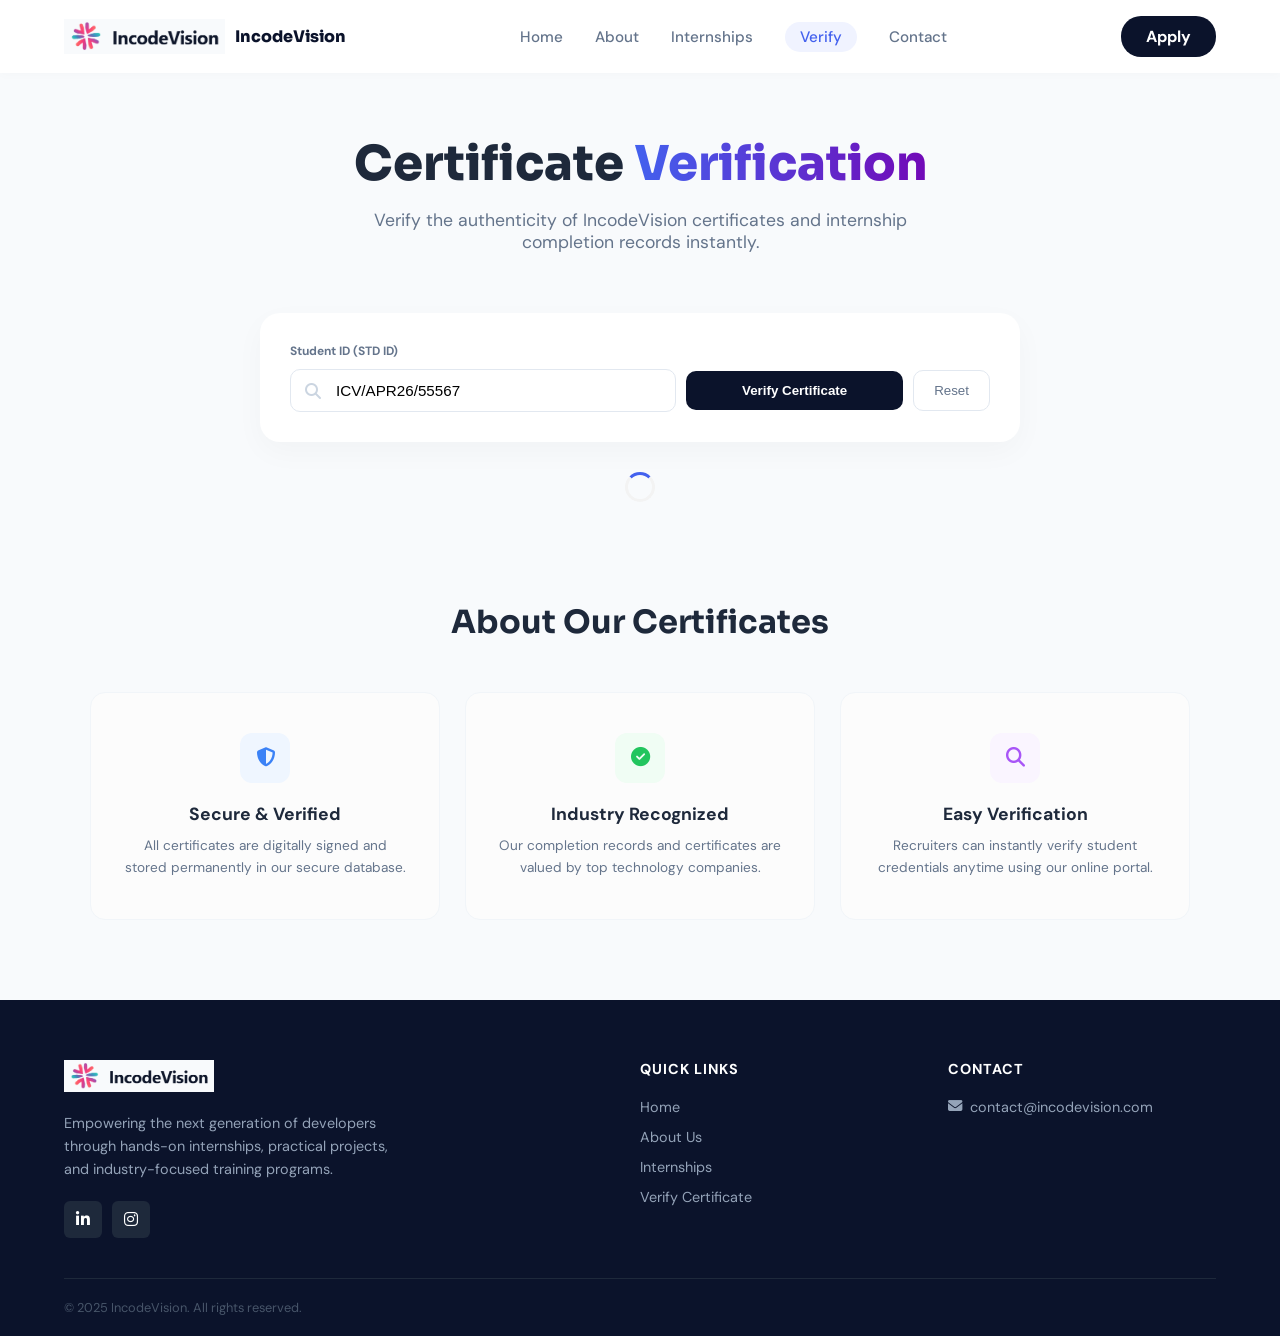
<file: incodevision-site/verify.html>
<!DOCTYPE html>
<html lang="en">
<head>
  <meta charset="UTF-8" />
  <meta name="viewport" content="width=device-width, initial-scale=1.0"/>
  <title>IncodeVision - Certificate Verification</title>

  <link rel="icon" type="image/png" href="images/logo.png">

  <link href="https://fonts.googleapis.com/css2?family=Sora:wght@400;600;700;800&family=DM+Sans:wght@400;500;700&display=swap" rel="stylesheet"/>
  
  <link rel="stylesheet" href="https://cdnjs.cloudflare.com/ajax/libs/font-awesome/6.5.0/css/all.min.css"/>

  <style>
    :root {
      --primary-dark: #0b132b;
      --accent-blue: #4361ee;
      --success-green: #10b981;
      --text-main: #1e293b;
      --text-muted: #64748b;
      --bg-light: #f8fafc;
    }

    * { margin: 0; padding: 0; box-sizing: border-box; }
    body { font-family: 'DM Sans', sans-serif; background-color: var(--bg-light); color: var(--text-main); }

    /* --- Navbar --- */
    .navbar { background: white; padding: 1rem 5%; display: flex; justify-content: space-between; align-items: center; box-shadow: 0 2px 10px rgba(0,0,0,0.02); }
    .nav-logo { display: flex; align-items: center; text-decoration: none; font-family: 'Sora', sans-serif; font-weight: 800; color: var(--primary-dark); gap: 10px; }
    .nav-links { list-style: none; display: flex; gap: 2rem; }
    .nav-links a { text-decoration: none; color: var(--text-muted); font-weight: 500; font-size: 0.95rem; }
    .nav-links a.active { color: var(--accent-blue); background: #f0f3ff; padding: 5px 15px; border-radius: 20px; }
    .btn-apply { background: var(--primary-dark); color: white; padding: 10px 25px; border-radius: 20px; text-decoration: none; font-weight: 700; }

    /* --- Hero Section --- */
    .hero { text-align: center; padding: 60px 20px; }
    .hero h1 { font-family: 'Sora', sans-serif; font-size: 3rem; font-weight: 800; margin-bottom: 15px; }
    .gradient-text { background: linear-gradient(90deg, #4361ee, #7209b7); -webkit-background-clip: text; -webkit-text-fill-color: transparent; }
    .hero p { color: var(--text-muted); font-size: 1.1rem; max-width: 600px; margin: 0 auto; }

    /* --- Verification Card --- */
    .container { max-width: 800px; margin: 0 auto; padding: 0 20px; }
    .search-card { background: white; padding: 30px; border-radius: 20px; box-shadow: 0 10px 30px rgba(0,0,0,0.03); margin-bottom: 30px; }
    .input-label { display: block; font-size: 0.75rem; font-weight: 700; color: var(--text-muted); margin-bottom: 10px; }
    
    .input-row { display: flex; gap: 10px; align-items: center; }
    .input-group { position: relative; flex: 2; }
    .input-group i { position: absolute; left: 15px; top: 50%; transform: translateY(-50%); color: #cbd5e1; }
    .input-group input { width: 100%; padding: 12px 15px 12px 45px; border: 1px solid #e2e8f0; border-radius: 10px; font-size: 0.95rem; outline: none; }

    .btn-verify { flex: 1; background: var(--primary-dark); color: white; border: none; padding: 12px; border-radius: 10px; font-weight: 700; cursor: pointer; }
    .btn-reset { background: white; border: 1px solid #e2e8f0; padding: 12px 20px; border-radius: 10px; color: var(--text-muted); cursor: pointer; }

    /* --- Result Area (Exact Match) --- */
    .result-outer { background: #eefdf6; border: 1px solid #c6f6d5; border-radius: 25px; padding: 25px; margin-top: 20px; }
    .result-header { color: #065f46; font-weight: 700; display: flex; align-items: center; gap: 10px; font-size: 1.2rem; margin-bottom: 8px; }
    .result-subheader { color: #059669; font-size: 0.85rem; font-weight: 500; margin-bottom: 25px; }

    .inner-white-card { background: white; border-radius: 15px; padding: 30px; }
    .official-tag { font-size: 0.65rem; font-weight: 800; color: #94a3b8; letter-spacing: 1px; margin-bottom: 20px; border-bottom: 1px solid #f1f5f9; padding-bottom: 10px; }
    
    .data-grid { display: grid; grid-template-columns: 1fr 1fr; gap: 25px; }
    .data-item label { display: block; font-size: 0.7rem; font-weight: 700; color: #94a3b8; margin-bottom: 5px; }
    .data-item span { font-weight: 700; font-size: 0.95rem; color: var(--primary-dark); }
    .id-highlight { background: #f8fafc; padding: 4px 10px; border-radius: 5px; border: 1px solid #e2e8f0; }

    .verified-by { margin-top: 30px; padding-top: 15px; border-top: 1px solid #f1f5f9; }

    /* --- About Section --- */
    .about-section { text-align: center; padding: 80px 20px; }
    .about-section h2 { font-family: 'Sora', sans-serif; font-size: 2rem; margin-bottom: 50px; }
    .about-grid { display: grid; grid-template-columns: repeat(auto-fit, minmax(250px, 1fr)); gap: 25px; max-width: 1100px; margin: 0 auto; }
    .about-box { background: #fcfcfc; padding: 40px 30px; border-radius: 15px; border: 1px solid #f1f5f9; transition: 0.3s; }
    .about-box:hover { background: white; box-shadow: 0 10px 20px rgba(0,0,0,0.03); }
    .icon-circle { width: 50px; height: 50px; border-radius: 12px; display: flex; align-items: center; justify-content: center; margin: 0 auto 20px; font-size: 1.2rem; }
    .blue { background: #eff6ff; color: #3b82f6; }
    .green { background: #f0fdf4; color: #22c55e; }
    .purple { background: #faf5ff; color: #a855f7; }
    .about-box h3 { font-size: 1.1rem; margin-bottom: 10px; }
    .about-box p { font-size: 0.85rem; color: var(--text-muted); line-height: 1.6; }

    /* Loader */
    .loader { border: 3px solid #f3f3f3; border-top: 3px solid var(--accent-blue); border-radius: 50%; width: 30px; height: 30px; animation: spin 1s linear infinite; margin: 20px auto; }
    @keyframes spin { 0% { transform: rotate(0deg); } 100% { transform: rotate(360deg); } }
  </style>
</head>
<body>

  <nav class="navbar">
    <a href="#" class="nav-logo">
      <img src="images/logo1.png" alt="Logo" style="height: 35px;">
      IncodeVision
    </a>
   <ul class="nav-links">
  <li><a href="index.html">Home</a></li>
  <li><a href="about.html">About</a></li>
  <li><a href="internships.html">Internships</a></li>
  <li><a href="verify.html" class="active">Verify</a></li>
  <li><a href="contact.html">Contact</a></li>
</ul>
    <a href="#" class="btn-apply">Apply</a>
  </nav>

  <section class="hero">
    <h1>Certificate <span class="gradient-text">Verification</span></h1>
    <p>Verify the authenticity of IncodeVision certificates and internship completion records instantly.</p>
  </section>

  <div class="container">
    <div class="search-card">
      <label class="input-label">Student ID (STD ID)</label>
      <div class="input-row">
        <div class="input-group">
          <i class="fas fa-search"></i>
          <input type="text" id="studentId" placeholder="ICV/MAR26/45924" />
        </div>
        <button class="btn-verify" onclick="handleVerify()">Verify Certificate</button>
        <button class="btn-reset" onclick="window.location.reload()">Reset</button>
      </div>
    </div>

    <div id="resultArea">
      </div>
  </div>

  <section class="about-section">
    <h2>About Our Certificates</h2>
    <div class="about-grid">
      <div class="about-box">
        <div class="icon-circle blue"><i class="fas fa-shield-alt"></i></div>
        <h3>Secure & Verified</h3>
        <p>All certificates are digitally signed and stored permanently in our secure database.</p>
      </div>
      <div class="about-box">
        <div class="icon-circle green"><i class="fas fa-check-circle"></i></div>
        <h3>Industry Recognized</h3>
        <p>Our completion records and certificates are valued by top technology companies.</p>
      </div>
      <div class="about-box">
        <div class="icon-circle purple"><i class="fas fa-search"></i></div>
        <h3>Easy Verification</h3>
        <p>Recruiters can instantly verify student credentials anytime using our online portal.</p>
      </div>
    </div>
  </section>
<script>
</script>
  <script>
const mockData = {
  "ICV/APR26/55567": {
    name: "Uday Pravin Patil",
    domain: "Data Science",
    college: "R.C.Patel Institute Of Technology, Shirpur",
    start: "April 01, 2026",
    end: "April 30, 2026"
  },
  "ICV/APR26/75110": {
    name: "Kalpesh Kishor Patil",
    domain: "Frontend Development",
    college: "R.C.Patel Institute Of Technology, Shirpur",
    start: "April 01, 2026",
    end: "April 30, 2026"
  }
};

// 🔥 COMMON FUNCTION (USED BY BOTH)
function renderResult(id) {
  const resultArea = document.getElementById('resultArea');
  const student = mockData[id];

  if (student) {
    resultArea.innerHTML = `
      <div class="result-outer">
        <div class="result-header">
          <i class="fas fa-check-circle"></i> Certificate Verified
        </div>

        <p class="result-subheader">
          This certificate is authentic and officially issued by IncodeVision Technologies.
        </p>
        
        <div class="inner-white-card">
          <div class="official-tag">OFFICIAL RECORD DETAILS</div>

          <div class="data-grid">
            <div class="data-item"><label>STD ID</label><span class="id-highlight">${id}</span></div>
            <div class="data-item"><label>Name</label><span>${student.name}</span></div>
            <div class="data-item"><label>Domain</label><span>${student.domain}</span></div>
            <div class="data-item"><label>College</label><span>${student.college}</span></div>
            <div class="data-item"><label>Start Date</label><span>${student.start}</span></div>
            <div class="data-item"><label>End Date</label><span>${student.end}</span></div>
          </div>

          <div class="verified-by">
            <label style="font-size: 0.65rem; font-weight: 800; color: #94a3b8;">VERIFIED BY</label>
            <div style="font-weight: 700; font-size: 0.9rem; margin-top:5px;">
              <i class="fas fa-shield-halved" style="color:var(--success-green); margin-right:5px;"></i>
              IncodeVision Technologies
            </div>
          </div>
        </div>
      </div>
    `;
  } else {
    resultArea.innerHTML = `
      <p style="text-align:center; color:red; font-weight:600; margin-top:20px;">
        ❌ No record found for this ID
      </p>
    `;
  }
}

// 🔥 BUTTON CLICK
function handleVerify() {
  const id = document.getElementById('studentId').value.trim();
  const resultArea = document.getElementById('resultArea');

  if (!id) {
    alert("Enter Student ID");
    return;
  }

  // Loader
  resultArea.innerHTML = `<div class="loader"></div>`;

  setTimeout(() => {
    renderResult(id);
  }, 2000);
}

// 🔥 AUTO LOAD ON PAGE OPEN
document.addEventListener("DOMContentLoaded", function () {
  const defaultId = "ICV/APR26/55567";

  document.getElementById('studentId').value = defaultId;

  const resultArea = document.getElementById('resultArea');
  resultArea.innerHTML = `<div class="loader"></div>`;

  setTimeout(() => {
    renderResult(defaultId);
  }, 2000);
});
</script>
  <style>
  .footer {
    background-color: #0b132b; /* Dark navy background */
    color: #ffffff;
    padding: 60px 5% 20px;
    font-family: 'DM Sans', sans-serif;
  }
  .footer-container {
    display: grid;
    grid-template-columns: 2fr 1fr 1fr;
    gap: 40px;
    max-width: 1200px;
    margin: 0 auto;
  }
  .footer-brand img { width: 150px; margin-bottom: 15px; }
  .footer-brand p { color: #94a3b8; line-height: 1.6; font-size: 0.9rem; max-width: 350px; }
  .social-icons { margin-top: 20px; display: flex; gap: 10px; }
  .social-icons a { color: white; background: #1e293b; padding: 8px 12px; border-radius: 6px; text-decoration: none; }
  
  .footer-links h4, .footer-contact h4 { font-size: 0.9rem; letter-spacing: 1px; margin-bottom: 20px; color: #ffffff; }
  .footer-links ul { list-style: none; padding: 0; }
  .footer-links li { margin-bottom: 12px; color: #94a3b8; font-size: 0.9rem; cursor: pointer; }
  
  .footer-contact p { color: #94a3b8; font-size: 0.9rem; display: flex; align-items: center; gap: 8px; }
  
  .footer-bottom { 
    border-top: 1px solid #1e293b; 
    margin-top: 40px; 
    padding-top: 20px; 
    text-align: left; 
    font-size: 0.8rem; 
    color: #475569;
    max-width: 1200px;
    margin: 40px auto 0;
  }
</style>

<footer class="footer">
  <div class="footer-container">
    <div class="footer-brand">
      <img src="images/logo1.png" alt="IncodeVision">
      <p>Empowering the next generation of developers through hands-on internships, practical projects, and industry-focused training programs.</p>
      <div class="social-icons">
        <a href="#"><i class="fab fa-linkedin-in"></i></a>
        <a href="#"><i class="fab fa-instagram"></i></a>
      </div>
    </div>

    <div class="footer-links">
      <h4>QUICK LINKS</h4>
      <ul>
        <li>Home</li>
        <li>About Us</li>
        <li>Internships</li>
        <li>Verify Certificate</li>
      </ul>
    </div>

    <div class="footer-contact">
      <h4>CONTACT</h4>
      <p><i class="fas fa-envelope"></i> contact@incodevision.com</p>
    </div>
  </div>

  <div class="footer-bottom">
    © 2025 IncodeVision. All rights reserved.
  </div>
</footer>
</body>
</html>
</file>
<file: incodevision-site/css/style.css>
/* ===== RESET & BASE ===== */
*, *::before, *::after { box-sizing: border-box; margin: 0; padding: 0; }

:root {
  --primary: #0057ff;
  --primary-dark: #003ecb;
  --primary-light: #e8eeff;
  --accent: #00c2ff;
  --dark: #ffffff;
  --dark2: #f8fafc;
  --text: #1e293b;
  --text-muted: #64748b;
  --surface: #f8fafc;
  --border: #e2e8f0;
  --white: #ffffff;
  --success: #10b981;
  --error: #ef4444;
  --gradient: linear-gradient(135deg, var(--primary) 0%, var(--accent) 100%);
  --shadow-sm: 0 1px 3px rgba(0,0,0,0.06), 0 1px 2px rgba(0,0,0,0.04);
  --shadow-md: 0 4px 16px rgba(0,87,255,0.10), 0 2px 8px rgba(0,0,0,0.06);
  --shadow-lg: 0 20px 60px rgba(0,87,255,0.12), 0 8px 24px rgba(0,0,0,0.08);
  --radius: 14px;
  --radius-sm: 8px;
}

html { scroll-behavior: smooth; }
.btn-apply {
  background-color: black;
  color: white;
  padding: 8px 18px;
  border-radius: 6px;
  text-decoration: none;
  font-weight: 600;
  transition: 0.3s;
}

.btn-apply:hover {
  background-color: #333;
}
body {
  font-family: 'DM Sans', sans-serif;
  color: var(--text);
  background: var(--white);
  line-height: 1.7;
}
.nav-logo {
  display: flex;
  align-items: center;
  gap: 10px;
}

.nav-logo-img {
  height: 45px;   /* 🔥 perfect navbar size */
  width: auto;
  object-fit: contain;
}

.logo-text {
  font-size: 20px;
  font-weight: 700;
}
.container { max-width: 1140px; margin: 0 auto; padding: 0 1.5rem; }
img { max-width: 100%; display: block; }
a { text-decoration: none; color: inherit; }

/* ===== TYPOGRAPHY ===== */
h1, h2, h3, h4 { font-family: 'Sora', sans-serif; line-height: 1.2; }
h1 { font-size: clamp(2rem, 5vw, 3.2rem); font-weight: 800; }
h2 { font-size: clamp(1.6rem, 4vw, 2.4rem); font-weight: 700; }
h3 { font-size: 1.25rem; font-weight: 600; }
h4 { font-size: 1rem; font-weight: 600; }

.gradient-text {
  background: var(--gradient);
  -webkit-background-clip: text;
  -webkit-text-fill-color: transparent;
  background-clip: text;
}

/* ===== BUTTONS ===== */
.btn-primary {
  display: inline-flex; align-items: center; gap: 8px;
  background: var(--gradient);
  color: white;
  padding: 0.75rem 1.75rem;
  border-radius: 50px;
  font-family: 'Sora', sans-serif;
  font-weight: 600;
  font-size: 0.95rem;
  border: none; cursor: pointer;
  transition: transform 0.2s, box-shadow 0.2s;
  box-shadow: 0 4px 16px rgba(0,87,255,0.3);
}
.btn-primary:hover { transform: translateY(-2px); box-shadow: 0 8px 24px rgba(0,87,255,0.4); }

.btn-secondary {
  display: inline-flex; align-items: center; gap: 8px;
  background: rgba(0,0,0,0.05);
  color: var(--primary);
  padding: 0.75rem 1.75rem;
  border-radius: 50px;
  font-family: 'Sora', sans-serif;
  font-weight: 600;
  font-size: 0.95rem;
  border: 2px solid var(--border);
  cursor: pointer;
  transition: all 0.2s;
  backdrop-filter: blur(4px);
}
.btn-secondary:hover { background: var(--primary-light); border-color: var(--primary); }

.btn-white {
  display: inline-flex; align-items: center; gap: 8px;
  background: white;
  color: var(--primary);
  padding: 0.75rem 2rem;
  border-radius: 50px;
  font-family: 'Sora', sans-serif;
  font-weight: 700;
  font-size: 1rem;
  border: none; cursor: pointer;
  transition: transform 0.2s, box-shadow 0.2s;
  box-shadow: 0 4px 16px rgba(0,0,0,0.15);
}
.btn-white:hover { transform: translateY(-2px); box-shadow: 0 8px 24px rgba(0,0,0,0.2); }

.full-width { width: 100%; justify-content: center; }

/* ===== SECTION LABELS ===== */
.section-tag {
  display: inline-block;
  background: var(--primary-light);
  color: var(--primary);
  font-size: 0.78rem;
  font-weight: 700;
  letter-spacing: 0.12em;
  text-transform: uppercase;
  padding: 0.35rem 1rem;
  border-radius: 50px;
  margin-bottom: 0.75rem;
}

.section-header { text-align: center; margin-bottom: 3rem; }
.section-header h2 { margin-top: 0.5rem; }
.section-header p { color: var(--text-muted); max-width: 560px; margin: 0.75rem auto 0; }

/* ===== NAVBAR - LIGHT THEME ===== */
.navbar {
  position: sticky; top: 0; z-index: 1000;
  background: rgba(255,255,255,0.98);
  backdrop-filter: blur(12px);
  border-bottom: 1px solid var(--border);
  box-shadow: var(--shadow-sm);
}

.nav-container {
  max-width: 1140px; margin: 0 auto; padding: 0 1.5rem;
  display: flex; align-items: center; gap: 2rem;
  height: 68px;
}

.nav-logo {
  display: flex; align-items: center; gap: 10px;
  font-family: 'Sora', sans-serif; font-weight: 800; font-size: 1.2rem;
  color: var(--dark);
}
.logo-icon {
  width: 36px; height: 36px;
  background: var(--gradient);
  border-radius: 8px;
  display: flex; align-items: center; justify-content: center;
  color: white; font-size: 0.9rem;
}
.logo-text .accent { color: var(--primary); }

.nav-links {
  display: flex; list-style: none; gap: 0.25rem; margin-left: auto;
}
.nav-links a {
  font-size: 0.9rem; font-weight: 500; color: var(--text-muted);
  padding: 0.5rem 0.85rem; border-radius: var(--radius-sm);
  transition: all 0.2s;
}
.nav-links a:hover, .nav-links a.active {
  color: var(--primary); background: var(--primary-light);
}

.nav-cta {
  display: inline-flex; align-items: center;
  background: var(--gradient);
  color: white !important;
  padding: 0.55rem 1.25rem;
  border-radius: 50px;
  font-size: 0.88rem;
  font-weight: 600;
  white-space: nowrap;
  box-shadow: 0 2px 8px rgba(0,87,255,0.3);
  transition: transform 0.2s, box-shadow 0.2s;
}
.nav-cta:hover { transform: translateY(-1px); box-shadow: 0 4px 14px rgba(0,87,255,0.4); }

.hamburger {
  display: none; background: none; border: none;
  font-size: 1.3rem; cursor: pointer; color: var(--text);
  margin-left: auto;
}

.mobile-menu {
  display: none; flex-direction: column;
  background: white; border-top: 1px solid var(--border);
  padding: 0.75rem 1.5rem 1rem;
}
.mobile-menu a {
  padding: 0.65rem 0; color: var(--text-muted); font-weight: 500;
  border-bottom: 1px solid var(--border);
}
.mobile-menu a:last-child { border-bottom: none; }
.mobile-menu.open { display: flex; }

/* ===== HERO - LIGHT THEME ===== */
.hero {
  min-height: calc(100vh - 68px);
  background: linear-gradient(135deg, #f8fafc 0%, #ffffff 100%);
  display: flex; align-items: center;
  position: relative; overflow: hidden;
  padding: 5rem 1.5rem;
  gap: 4rem;
  max-width: 100%;
}

.hero-bg-shapes { position: absolute; inset: 0; pointer-events: none; }
.shape {
  position: absolute; border-radius: 50%;
  filter: blur(80px); opacity: 0.1;
}
.s1 { width: 500px; height: 500px; background: var(--primary); top: -150px; right: -100px; }
.s2 { width: 300px; height: 300px; background: var(--accent); bottom: 50px; left: -80px; }
.s3 { width: 200px; height: 200px; background: #7c3aed; top: 40%; left: 35%; }

.hero-content {
  max-width: 620px; margin: 0 auto;
  position: relative; z-index: 1;
  flex: 1;
  text-align: left;
}

.hero-badge {
  display: inline-flex; align-items: center; gap: 6px;
  background: var(--primary-light);
  color: var(--primary);
  font-size: 0.82rem; font-weight: 600;
  padding: 0.4rem 1rem; border-radius: 50px;
  border: 1px solid var(--border);
  margin-bottom: 1.5rem;
}
.hero-badge i { color: #fbbf24; }

.hero h1 { color: var(--text); margin-bottom: 1.25rem; }
.hero p { color: var(--text-muted); font-size: 1.1rem; margin-bottom: 2rem; max-width: 520px; }

.hero-buttons { display: flex; gap: 1rem; flex-wrap: wrap; margin-bottom: 3rem; }

.hero-stats {
  display: flex; align-items: center; gap: 2rem;
  flex-wrap: wrap;
}
.stat { display: flex; flex-direction: column; }
.stat-num { font-family: 'Sora', sans-serif; font-size: 1.6rem; font-weight: 800; color: var(--text); }
.stat-label { font-size: 0.8rem; color: var(--text-muted); }
.stat-divider { width: 1px; height: 40px; background: var(--border); }

.hero-visual {
  flex: 1; display: flex; justify-content: center; align-items: center;
  position: relative; z-index: 1;
  max-width: 400px; margin: 0 auto;
}

.code-card {
  background: #ffffff;
  border: 1px solid var(--border);
  border-radius: 16px;
  width: 100%;
  max-width: 380px;
  overflow: hidden;
  box-shadow: var(--shadow-lg);
}
.code-header {
  background: var(--surface);
  padding: 0.75rem 1rem;
  display: flex; align-items: center; gap: 6px;
  border-bottom: 1px solid var(--border);
}
.dot { width: 10px; height: 10px; border-radius: 50%; }
.dot.red { background: #ff5f57; }
.dot.yellow { background: #febc2e; }
.dot.green { background: #28c840; }
.code-body { padding: 1.5rem; font-family: 'Courier New', monospace; font-size: 0.88rem; }
.code-line { margin-bottom: 4px; color: var(--text); }
.code-line.pl { padding-left: 1.5rem; }
.kw { color: #d73a49; font-weight: 600; }
.fn { color: #6f42c1; }
.str { color: #032f62; }
.cursor { animation: blink 1s infinite; }
@keyframes blink { 0%,100%{opacity:1}50%{opacity:0} }

/* ===== PAGE HERO - LIGHT ===== */
.page-hero {
  background: linear-gradient(135deg, #f8fafc 0%, #ffffff 100%);
  padding: 5rem 1.5rem;
  text-align: center;
  border-bottom: 1px solid var(--border);
}
.page-hero h1 { color: var(--text); margin-top: 0.5rem; }
.page-hero p { color: var(--text-muted); max-width: 560px; margin: 1rem auto 0; font-size: 1.05rem; }
.page-hero .section-tag { background: var(--primary-light); color: var(--primary); border: 1px solid var(--border); }

/* ===== FEATURES ===== */
.features { padding: 6rem 1.5rem; background: var(--surface); }
.features-grid {
  display: grid; grid-template-columns: repeat(auto-fit, minmax(300px, 1fr)); gap: 1.5rem;
}
.feature-card {
  background: white; border-radius: var(--radius);
  padding: 2rem; border: 1px solid var(--border);
  transition: transform 0.2s, box-shadow 0.2s;
}
.feature-card:hover { transform: translateY(-4px); box-shadow: var(--shadow-md); }
.feature-icon {
  width: 52px; height: 52px;
  background: var(--primary-light);
  border-radius: 12px;
  display: flex; align-items: center; justify-content: center;
  font-size: 1.3rem; color: var(--primary);
  margin-bottom: 1.25rem;
}
.feature-card h3 { margin-bottom: 0.5rem; }
.feature-card p { color: var(--text-muted); font-size: 0.93rem; }

/* ===== DOMAINS ===== */
.domains { padding: 6rem 1.5rem; background: white; }
.domains-grid {
  display: grid; grid-template-columns: repeat(auto-fit, minmax(160px, 1fr)); gap: 1.25rem;
}
.domain-card {
  background: white; border: 1px solid var(--border);
  border-radius: var(--radius);
  padding: 2rem 1rem; text-align: center;
  transition: all 0.2s; cursor: default;
}
.domain-card:hover { border-color: var(--primary); box-shadow: var(--shadow-md); transform: translateY(-3px); }
.domain-card i { font-size: 2rem; margin-bottom: 0.75rem; color: var(--primary); display: block; }
.domain-card h4 { font-size: 0.92rem; margin-bottom: 0.4rem; }
.domain-card span { font-size: 0.78rem; color: var(--text-muted); }

/* ===== CTA BANNER ===== */
.cta-banner {
  background: var(--gradient);
  padding: 5rem 1.5rem; text-align: center;
}
.cta-banner h2 { color: white; font-size: 2rem; margin-bottom: 0.75rem; }
.cta-banner p { color: rgba(255,255,255,0.8); margin-bottom: 2rem; font-size: 1.05rem; }

/* ===== FOOTER - LIGHT ===== */
.footer { background: var(--surface); color: var(--text-muted); padding: 4rem 1.5rem 0; border-top: 1px solid var(--border); }
.footer-grid {
  display: grid; grid-template-columns: 2fr 1fr 1fr; gap: 3rem; padding-bottom: 3rem;
  border-bottom: 1px solid var(--border);
}
.footer-brand .nav-logo { color: var(--text); }
.footer-brand p { margin-top: 0.75rem; font-size: 0.9rem; max-width: 280px; }
.footer-links h4 { color: var(--text); margin-bottom: 1rem; font-size: 0.9rem; }
.footer-links a, .footer-links p {
  display: block; color: var(--text-muted); font-size: 0.88rem;
  margin-bottom: 0.5rem; transition: color 0.2s;
}
.footer-links a:hover { color: var(--primary); }
.footer-links p i { margin-right: 6px; color: var(--primary); }
.footer-bottom {
  padding: 1.25rem 0; text-align: center;
  font-size: 0.85rem; color: var(--text-muted);
}

/* ===== ABOUT PAGE - LIGHT ===== */
.about-mission { padding: 6rem 1.5rem; background: white; }
.two-col { display: grid; grid-template-columns: 1fr 1fr; gap: 4rem; align-items: center; }
.about-text .section-tag { margin-bottom: 0.75rem; }
.about-text h2 { margin-bottom: 1.25rem; }
.about-text p { color: var(--text-muted); margin-bottom: 1rem; }
.about-checks { margin-top: 1.5rem; display: flex; flex-direction: column; gap: 0.6rem; }
.check-item {
  display: flex; align-items: center; gap: 10px;
  font-size: 0.93rem; font-weight: 500;
}
.check-item i { color: var(--success); font-size: 1rem; }

.about-image-block { position: relative; }
.about-img-card {
  background: linear-gradient(135deg, var(--primary-light), #e0f2fe);
  border-radius: 20px; height: 380px;
  display: flex; align-items: center; justify-content: center;
  position: relative; overflow: hidden;
  border: 1px solid var(--border);
}
.img-placeholder { font-size: 5rem; color: var(--primary); opacity: 0.4; }
.img-stat-overlay {
  position: absolute; background: white;
  border-radius: 12px; padding: 1rem 1.25rem;
  box-shadow: var(--shadow-md);
  display: flex; flex-direction: column; align-items: center;
}
.img-stat-overlay.top-right { top: 1.5rem; right: 1.5rem; }
.img-stat-overlay.bottom-left { bottom: 1.5rem; left: 1.5rem; }
.big-num { font-family: 'Sora', sans-serif; font-size: 1.5rem; font-weight: 800; color: var(--primary); }
.img-stat-overlay span:last-child { font-size: 0.75rem; color: var(--text-muted); font-weight: 500; }

.values-section { padding: 6rem 1.5rem; background: var(--surface); }
.values-grid { display: grid; grid-template-columns: repeat(auto-fit, minmax(220px, 1fr)); gap: 1.5rem; }
.value-card {
  background: white; border: 1px solid var(--border);
  border-radius: var(--radius); padding: 2rem;
  transition: all 0.2s;
}
.value-card:hover { border-color: var(--primary); box-shadow: var(--shadow-md); }
.value-num {
  font-family: 'Sora', sans-serif; font-size: 2.5rem; font-weight: 800;
  color: var(--primary-light); margin-bottom: 0.75rem;
  -webkit-text-stroke: 2px var(--primary);
}
.value-card h3 { margin-bottom: 0.5rem; }
.value-card p { color: var(--text-muted); font-size: 0.92rem; }

.team-section { padding: 6rem 1.5rem; background: white; }
.team-grid { display: grid; grid-template-columns: repeat(auto-fit, minmax(220px, 1fr)); gap: 2rem; }
.team-card {
  text-align: center; background: white; border: 1px solid var(--border);
  border-radius: var(--radius); padding: 2.5rem 1.5rem;
  transition: all 0.2s;
}
.team-card:hover { box-shadow: var(--shadow-md); transform: translateY(-4px); }
.team-avatar {
  width: 80px; height: 80px; border-radius: 50%;
  background: var(--primary-light);
  display: flex; align-items: center; justify-content: center;
  font-size: 2rem; color: var(--primary);
  margin: 0 auto 1rem;
}
.team-card h4 { margin-bottom: 0.25rem; }
.team-card > p { color: var(--text-muted); font-size: 0.85rem; margin-bottom: 1rem; }
.team-socials { display: flex; justify-content: center; gap: 0.5rem; }
.team-socials a {
  width: 34px; height: 34px; border-radius: 50%;
  border: 1px solid var(--border);
  display: flex; align-items: center; justify-content: center;
  font-size: 0.85rem; color: var(--text-muted);
  transition: all 0.2s;
}
.team-socials a:hover { border-color: var(--primary); color: var(--primary); }

/* ===== INTERNSHIPS PAGE ===== */
.how-it-works { padding: 6rem 1.5rem; background: var(--surface); }
.steps-grid {
  display: flex; align-items: flex-start; gap: 0; flex-wrap: wrap; justify-content: center;
}
.step-card {
  flex: 1; min-width: 160px; max-width: 220px;
  text-align: center; padding: 1.5rem 1rem;
}
.step-num {
  font-family: 'Sora', sans-serif; font-size: 2rem; font-weight: 800;
  background: var(--gradient); -webkit-background-clip: text;
  -webkit-text-fill-color: transparent; background-clip: text;
  margin-bottom: 0.5rem;
}
.step-card h3 { font-size: 1rem; margin-bottom: 0.4rem; }
.step-card p { font-size: 0.85rem; color: var(--text-muted); }
.step-arrow {
  display: flex; align-items: center; padding-top: 1.5rem;
  font-size: 1.2rem; color: #cbd5e1;
}

.programs-section { padding: 6rem 1.5rem; background: white; }
.programs-grid { display: grid; grid-template-columns: repeat(auto-fit, minmax(320px, 1fr)); gap: 1.5rem; }
.program-card {
  background: white; border: 1px solid var(--border);
  border-radius: var(--radius); padding: 2rem;
  transition: all 0.2s; position: relative; overflow: hidden;
}
.program-card:hover { box-shadow: var(--shadow-md); transform: translateY(-3px); }
.program-card.featured { border-color: var(--primary); box-shadow: 0 0 0 1px var(--primary), var(--shadow-md); }
.featured-badge {
  position: absolute; top: 1rem; right: 1rem;
  background: var(--gradient); color: white;
  font-size: 0.75rem; font-weight: 700; padding: 0.25rem 0.7rem;
  border-radius: 50px;
}
.program-icon {
  width: 56px; height: 56px; border-radius: 14px;
  display: flex; align-items: center; justify-content: center;
  font-size: 1.5rem; margin-bottom: 1.25rem;
}
.program-icon.python { background: #fef3c7; color: #d97706; }
.program-icon.react { background: #e0f2fe; color: #0284c7; }
.program-icon.ml { background: #f3e8ff; color: #7c3aed; }
.program-icon.android { background: #dcfce7; color: #16a34a; }
.program-icon.cloud { background: #e0f2fe; color: #0284c7; }
.program-icon.cyber { background: #fee2e2; color: #dc2626; }
.program-content h3 { margin-bottom: 0.6rem; }
.program-content p { color: var(--text-muted); font-size: 0.9rem; margin-bottom: 1rem; }
.program-meta { display: flex; gap: 1rem; flex-wrap: wrap; margin-bottom: 1rem; }
.program-meta span { font-size: 0.82rem; color: var(--text-muted); display: flex; align-items: center; gap: 4px; }
.program-meta i { color: var(--primary); }
.program-tags { display: flex; flex-wrap: wrap; gap: 0.4rem; margin-bottom: 1.25rem; }
.program-tags span {
  background: var(--primary-light); color: var(--primary);
  font-size: 0.75rem; font-weight: 600; padding: 0.2rem 0.65rem; border-radius: 50px;
}

.benefits-section { padding: 5rem 1.5rem; background: var(--surface); }
.benefits-grid { display: grid; grid-template-columns: repeat(auto-fit, minmax(240px, 1fr)); gap: 1rem; }
.benefit-item {
  display: flex; align-items: center; gap: 10px;
  background: white; border: 1px solid var(--border);
  border-radius: var(--radius-sm); padding: 1rem 1.25rem;
  font-weight: 500; font-size: 0.93rem;
}
.benefit-item i { color: var(--success); font-size: 1.1rem; flex-shrink: 0; }

/* ===== VERIFY PAGE ===== */
.verify-section { padding: 5rem 1.5rem; background: white; }
.verify-card {
  max-width: 700px; margin: 0 auto 4rem;
  background: white; border: 1px solid var(--border);
  border-radius: 20px; padding: 3rem;
  box-shadow: var(--shadow-md);
  text-align: center;
}
.verify-icon {
  width: 72px; height: 72px;
  background: var(--primary-light);
  border-radius: 50%; margin: 0 auto 1.5rem;
  display: flex; align-items: center; justify-content: center;
  font-size: 1.8rem; color: var(--primary);
}
.verify-card h2 { margin-bottom: 0.6rem; }
.verify-card > p { color: var(--text-muted); margin-bottom: 2rem; }

.verify-form { display: flex; gap: 0.75rem; flex-wrap: wrap; justify-content: center; margin-bottom: 2rem; }
.input-group {
  flex: 1; min-width: 240px;
  display: flex; align-items: center; gap: 0;
  border: 2px solid var(--border); border-radius: 50px;
  overflow: hidden; background: white;
  transition: border-color 0.2s;
}
.input-group:focus-within { border-color: var(--primary); }
.input-icon { padding: 0 0.75rem 0 1.25rem; color: var(--text-muted); font-size: 0.9rem; }
.input-group input {
  flex: 1; border: none; outline: none; padding: 0.85rem 1rem 0.85rem 0;
  font-family: 'DM Sans', sans-serif; font-size: 0.92rem;
  color: var(--text);
}
.verify-btn { white-space: nowrap; }

.verify-result {
  border-radius: var(--radius); padding: 0;
  overflow: hidden; text-align: left; border: 1px solid;
}
.verify-result.success { border-color: var(--success); }
.verify-result.error { border-color: var(--error); }
.result-header {
  display: flex; align-items: center; gap: 10px;
  padding: 1rem 1.5rem; font-weight: 600;
}
.verify-result.success .result-header { background: #d1fae5; color: #065f46; }
.verify-result.error .result-header { background: #fee2e2; color: #991b1b; }
.result-header i { font-size: 1.1rem; }
.result-body { padding: 1.25rem 1.5rem; }
.result-row {
  display: flex; justify-content: space-between; align-items: center;
  padding: 0.65rem 0; border-bottom: 1px solid var(--border);
  font-size: 0.92rem;
}
.result-row:last-child { border-bottom: none; }
.result-label { color: var(--text-muted); font-weight: 500; }
.result-value { font-weight: 600; }
.status-badge {
  background: #d1fae5; color: #065f46;
  padding: 0.2rem 0.75rem; border-radius: 50px; font-size: 0.82rem;
}

.verify-info-grid { display: grid; grid-template-columns: repeat(auto-fit, minmax(220px, 1fr)); gap: 1.5rem; }
.verify-info-card {
  text-align: center; padding: 2rem;
  background: white; border: 1px solid var(--border); border-radius: var(--radius);
}
.verify-info-card i {
  font-size: 2rem; color: var(--primary); margin-bottom: 1rem; display: block;
}
.verify-info-card h4 { margin-bottom: 0.5rem; }
.verify-info-card p { font-size: 0.88rem; color: var(--text-muted); }

.faq-section { padding: 6rem 1.5rem; background: var(--surface); }
.faq-list { max-width: 700px; margin: 0 auto; display: flex; flex-direction: column; gap: 0.75rem; }
.faq-item {
  background: white; border: 1px solid var(--border); border-radius: var(--radius);
  overflow: hidden; cursor: pointer;
}
.faq-question {
  padding: 1.1rem 1.5rem;
  display: flex; justify-content: space-between; align-items: center;
  font-weight: 600; font-size: 0.95rem;
  transition: background 0.2s;
}
.faq-question:hover { background: var(--primary-light); }
.faq-question i { color: var(--primary); transition: transform 0.3s; flex-shrink: 0; }
.faq-item.open .faq-question i { transform: rotate(180deg); }
.faq-answer {
  padding: 0 1.5rem; max-height: 0; overflow: hidden;
  color: var(--text-muted); font-size: 0.9rem;
  transition: max-height 0.3s ease, padding 0.3s ease;
}
.faq-item.open .faq-answer { max-height: 200px; padding: 0 1.5rem 1.25rem; }

/* ===== CONTACT PAGE ===== */
.contact-section { padding: 6rem 1.5rem; background: white; }
.contact-grid { display: grid; grid-template-columns: 1fr 1.4fr; gap: 4rem; align-items: start; }
.contact-info h3 { margin-bottom: 0.75rem; }
.contact-info > p { color: var(--text-muted); margin-bottom: 2rem; }
.contact-items { display: flex; flex-direction: column; gap: 1.25rem; margin-bottom: 2rem; }
.contact-item { display: flex; align-items: flex-start; gap: 1rem; }
.contact-item-icon {
  width: 44px; height: 44px; border-radius: 10px;
  background: var(--primary-light); color: var(--primary);
  display: flex; align-items: center; justify-content: center;
  font-size: 1rem; flex-shrink: 0;
}
.contact-item h4 { font-size: 0.88rem; margin-bottom: 0.2rem; }
.contact-item p { font-size: 0.88rem; color: var(--text-muted); }
.social-links h4 { margin-bottom: 0.75rem; font-size: 0.9rem; }
.social-icons { display: flex; gap: 0.6rem; }
.social-btn {
  width: 40px; height: 40px; border-radius: 50%;
  border: 1px solid var(--border);
  display: flex; align-items: center; justify-content: center;
  color: var(--text-muted); font-size: 0.9rem;
  transition: all 0.2s;
}
.social-btn:hover { background: var(--primary); border-color: var(--primary); color: white; }

.contact-form-box {
  background: white; border: 1px solid var(--border);
  border-radius: 20px; padding: 2.5rem;
  box-shadow: var(--shadow-md);
}
.contact-form-box h3 { margin-bottom: 1.5rem; }
.form-row { display: grid; grid-template-columns: 1fr 1fr; gap: 1rem; }
.form-group { margin-bottom: 1.1rem; }
.form-group label { display: block; font-size: 0.85rem; font-weight: 600; margin-bottom: 0.4rem; }
.form-group input, .form-group textarea {
  width: 100%; border: 2px solid var(--border);
  border-radius: var(--radius-sm); padding: 0.7rem 1rem;
  font-family: 'DM Sans', sans-serif; font-size: 0.92rem;
  color: var(--text); outline: none; transition: border-color 0.2s;
  resize: vertical;
}
.form-group input:focus, .form-group textarea:focus { border-color: var(--primary); }
.form-success {
  background: #d1fae5; color: #065f46; border-radius: var(--radius-sm);
  padding: 0.9rem 1.25rem; margin-top: 1rem; font-weight: 500; font-size: 0.9rem;
  display: flex; align-items: center; gap: 8px;
}

/* ===== RESPONSIVE ===== */
@media (max-width: 900px) {
  .hero { flex-direction: column; text-align: center; padding: 4rem 1.5rem 3rem; }
  .hero-content { max-width: 100%; }
  .hero-buttons { justify-content: center; }
  .hero-stats { justify-content: center; }
  .hero p { margin-left: auto; margin-right: auto; }
  .hero-visual { max-width: 360px; }
  .two-col, .contact-grid { grid-template-columns: 1fr; }
  .about-image-block { order: -1; }
  .footer-grid { grid-template-columns: 1fr; gap: 2rem; }
  .steps-grid { gap: 1rem; }
  .step-arrow { display: none; }
  .form-row { grid-template-columns: 1fr; }
}

@media (max-width: 768px) {
  .nav-links, .nav-cta { display: none; }
  .hamburger { display: flex; }
  .programs-grid, .features-grid { grid-template-columns: 1fr; }
}
</file>
